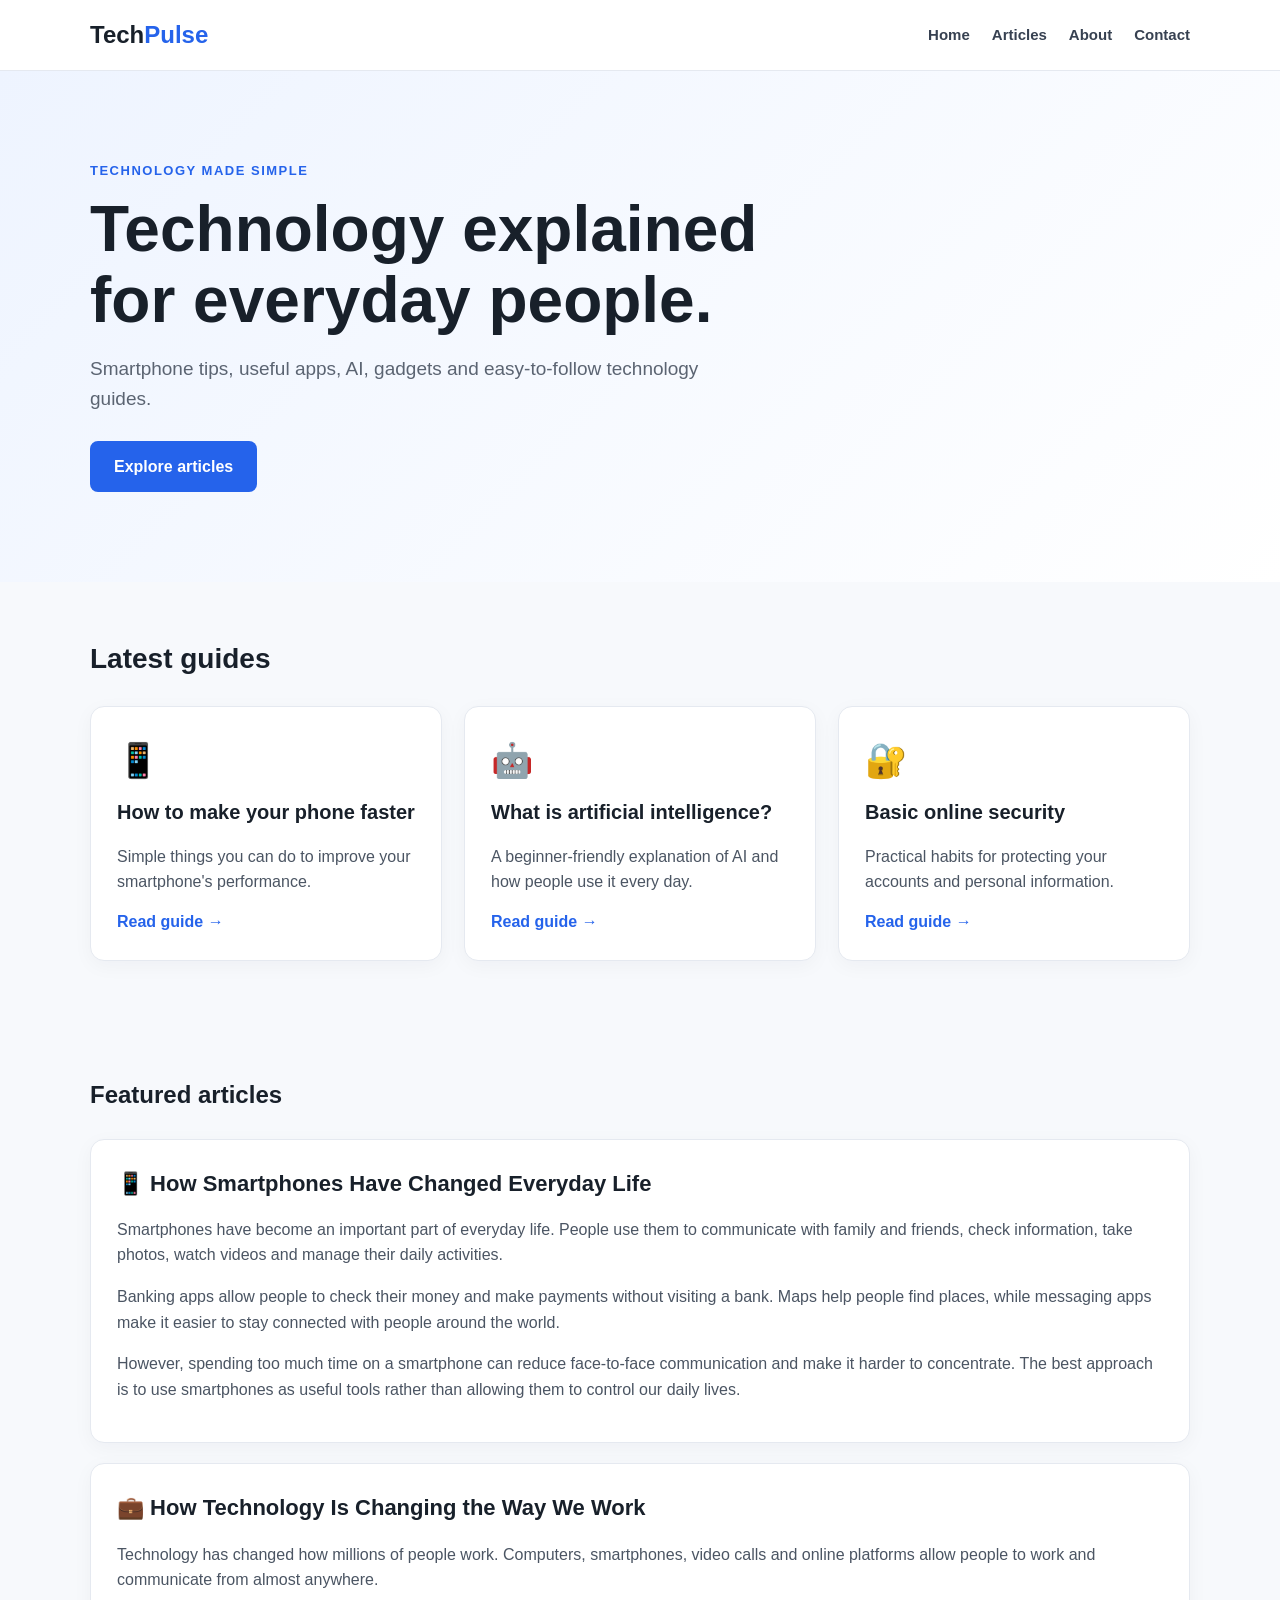
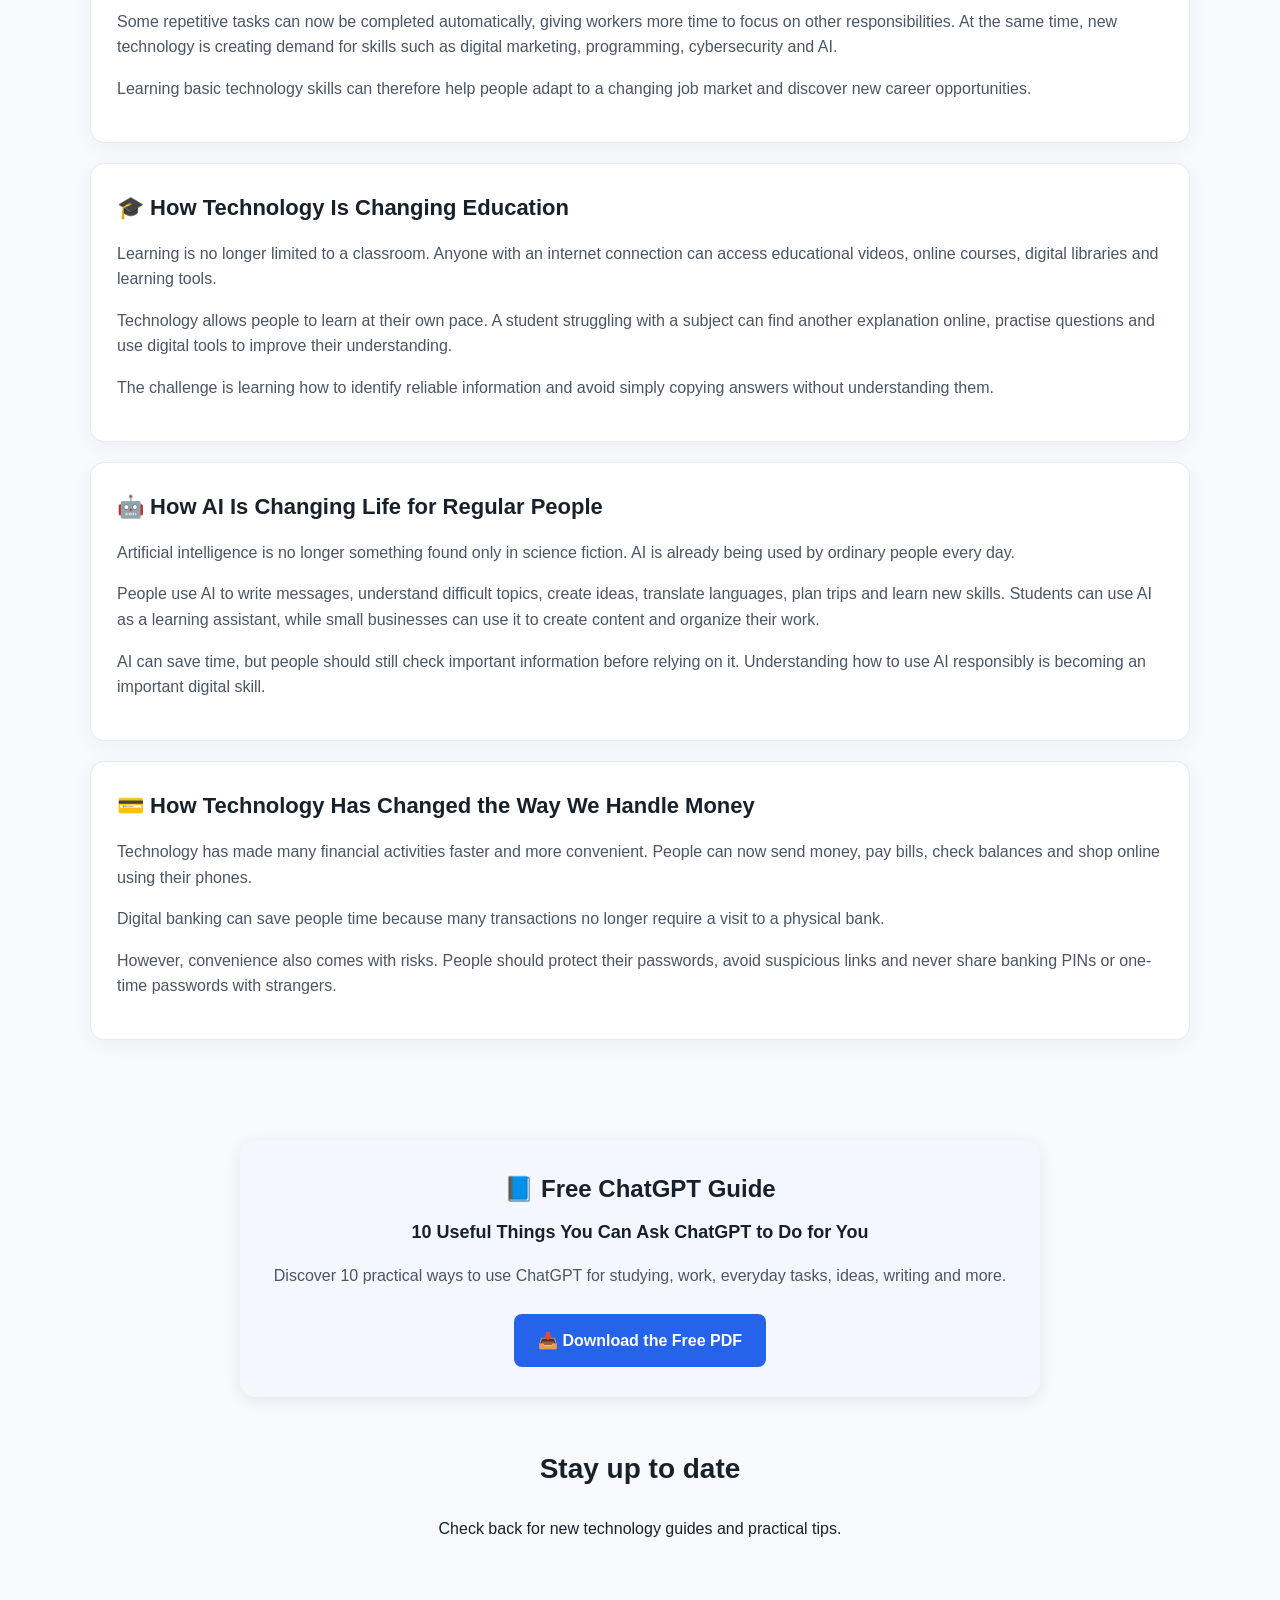
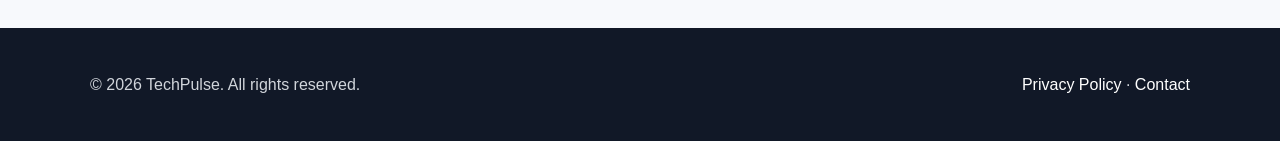
<file: index.html>
<!DOCTYPE html>
<html lang="en">
<head>
<script async src="https://pagead2.googlesyndication.com/pagead/js/adsbygoogle.js?client=ca-pub-9751089100448710" crossorigin="anonymous"></script>
<meta charset="UTF-8">
<meta name="viewport" content="width=device-width, initial-scale=1.0">
<title>TechPulse | Simple Technology News & Guides</title>
<meta name="description" content="TechPulse brings you simple technology news, smartphone tips, app guides, AI updates and practical tech advice.">
<link rel="stylesheet" href="style.css">
<style>
.free-guide {
  max-width: 800px;
  margin: 40px auto;
  padding: 30px;
  text-align: center;
  border-radius: 15px;
  background: #f5f7ff;
  box-shadow: 0 4px 15px rgba(0,0,0,0.08);
}
.free-guide h2 { margin-bottom: 10px; }
.free-guide h3 { margin-bottom: 15px; }
.free-guide p { line-height: 1.6; margin-bottom: 25px; }
.download-button {
  display: inline-block;
  padding: 14px 24px;
  background: #2563eb;
  color: white;
  text-decoration: none;
  border-radius: 8px;
  font-weight: bold;
}
.download-button:hover { opacity: 0.85; }
.articles-list { padding: 40px 0; }
.articles-list .card { margin-bottom: 20px; }
</style>
</head>
<body>
<header>
  <div class="container nav">
    <a class="logo" href="index.html">Tech<span>Pulse</span></a>
    <nav>
      <a href="index.html">Home</a>
      <a href="articles.html">Articles</a>
      <a href="about.html">About</a>
      <a href="contact.html">Contact</a>
    </nav>
  </div>
</header>

<main>
  <!-- 1. Hero first -->
  <section class="hero">
    <div class="container">
      <p class="tag">TECHNOLOGY MADE SIMPLE</p>
      <h1>Technology explained for everyday people.</h1>
      <p class="lead">Smartphone tips, useful apps, AI, gadgets and easy-to-follow technology guides.</p>
      <a class="button" href="articles.html">Explore articles</a>
    </div>
  </section>

  <!-- 2. Latest guides -->
  <section class="container section">
    <h2>Latest guides</h2>
    <div class="grid">
      <article class="card">
        <div class="icon">📱</div>
        <h3>How to make your phone faster</h3>
        <p>Simple things you can do to improve your smartphone's performance.</p>
        <a href="articles.html#phone">Read guide →</a>
      </article>
      <article class="card">
        <div class="icon">🤖</div>
        <h3>What is artificial intelligence?</h3>
        <p>A beginner-friendly explanation of AI and how people use it every day.</p>
        <a href="articles.html#ai">Read guide →</a>
      </article>
      <article class="card">
        <div class="icon">🔐</div>
        <h3>Basic online security</h3>
        <p>Practical habits for protecting your accounts and personal information.</p>
        <a href="articles.html#security">Read guide →</a>
      </article>
    </div>
  </section>

  <!-- 3. Featured articles -->
  <section class="container articles-list">
    <h2>Featured articles</h2>

    <article class="card">
      <h2>📱 How Smartphones Have Changed Everyday Life</h2>
      <p>Smartphones have become an important part of everyday life. People use them to communicate with family and friends, check information, take photos, watch videos and manage their daily activities.</p>
      <p>Banking apps allow people to check their money and make payments without visiting a bank. Maps help people find places, while messaging apps make it easier to stay connected with people around the world.</p>
      <p>However, spending too much time on a smartphone can reduce face-to-face communication and make it harder to concentrate. The best approach is to use smartphones as useful tools rather than allowing them to control our daily lives.</p>
    </article>

    <article class="card">
      <h2>💼 How Technology Is Changing the Way We Work</h2>
      <p>Technology has changed how millions of people work. Computers, smartphones, video calls and online platforms allow people to work and communicate from almost anywhere.</p>
      <p>Some repetitive tasks can now be completed automatically, giving workers more time to focus on other responsibilities. At the same time, new technology is creating demand for skills such as digital marketing, programming, cybersecurity and AI.</p>
      <p>Learning basic technology skills can therefore help people adapt to a changing job market and discover new career opportunities.</p>
    </article>

    <article class="card">
      <h2>🎓 How Technology Is Changing Education</h2>
      <p>Learning is no longer limited to a classroom. Anyone with an internet connection can access educational videos, online courses, digital libraries and learning tools.</p>
      <p>Technology allows people to learn at their own pace. A student struggling with a subject can find another explanation online, practise questions and use digital tools to improve their understanding.</p>
      <p>The challenge is learning how to identify reliable information and avoid simply copying answers without understanding them.</p>
    </article>

    <article class="card">
      <h2>🤖 How AI Is Changing Life for Regular People</h2>
      <p>Artificial intelligence is no longer something found only in science fiction. AI is already being used by ordinary people every day.</p>
      <p>People use AI to write messages, understand difficult topics, create ideas, translate languages, plan trips and learn new skills. Students can use AI as a learning assistant, while small businesses can use it to create content and organize their work.</p>
      <p>AI can save time, but people should still check important information before relying on it. Understanding how to use AI responsibly is becoming an important digital skill.</p>
    </article>

    <article class="card">
      <h2>💳 How Technology Has Changed the Way We Handle Money</h2>
      <p>Technology has made many financial activities faster and more convenient. People can now send money, pay bills, check balances and shop online using their phones.</p>
      <p>Digital banking can save people time because many transactions no longer require a visit to a physical bank.</p>
      <p>However, convenience also comes with risks. People should protect their passwords, avoid suspicious links and never share banking PINs or one-time passwords with strangers.</p>
    </article>
  </section>

  <!-- 4. Free guide -->
  <section class="free-guide">
    <h2>📘 Free ChatGPT Guide</h2>
    <h3>10 Useful Things You Can Ask ChatGPT to Do for You</h3>
    <p>Discover 10 practical ways to use ChatGPT for studying, work, everyday tasks, ideas, writing and more.</p>
    <a href="10_Useful_Things_You_Can_Ask_ChatGPT_to_Do_for_You-4.pdf" download class="download-button">
      📥 Download the Free PDF
    </a>
  </section>

  <!-- 5. Newsletter -->
  <section class="container section newsletter">
    <h2>Stay up to date</h2>
    <p>Check back for new technology guides and practical tips.</p>
  </section>
</main>

<footer>
  <div class="container">
    <p>© 2026 TechPulse. All rights reserved.</p>
    <p><a href="privacy.html">Privacy Policy</a> · <a href="contact.html">Contact</a></p>
  </div>
</footer>
</body>
</html>
</file>
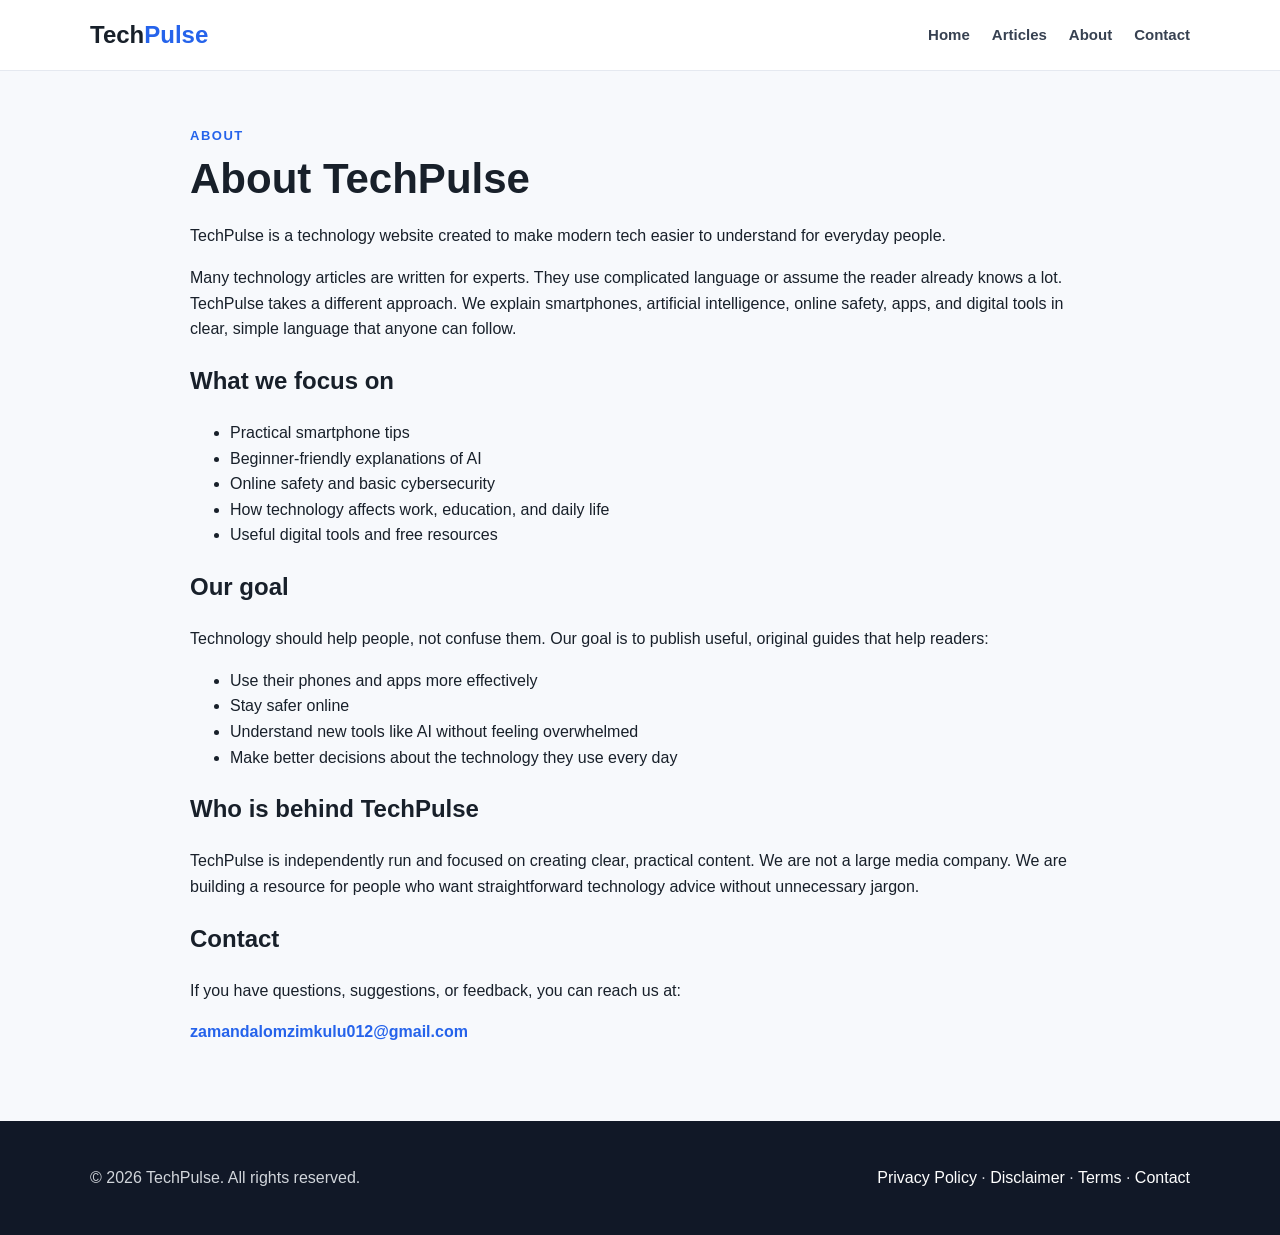
<file: about.html>
<!DOCTYPE html>
<html lang="en">
<head>
  <meta charset="UTF-8">
  <meta name="viewport" content="width=device-width, initial-scale=1.0">
  <title>About | TechPulse</title>
  <meta name="description" content="Learn about TechPulse – simple technology guides for everyday people.">
  <link rel="stylesheet" href="style.css">
</head>
<body>
<header>
  <div class="container nav">
    <a class="logo" href="index.html">Tech<span>Pulse</span></a>
    <button class="menu-toggle" aria-label="Toggle menu" aria-expanded="false">
      <span></span><span></span><span></span>
    </button>
    <nav id="main-nav">
      <a href="index.html">Home</a>
      <a href="articles.html">Articles</a>
      <a href="about.html">About</a>
      <a href="contact.html">Contact</a>
    </nav>
  </div>
</header>

<main class="container page">
  <p class="tag">ABOUT</p>
  <h1>About TechPulse</h1>

  <p>TechPulse is a technology website created to make modern tech easier to understand for everyday people.</p>

  <p>Many technology articles are written for experts. They use complicated language or assume the reader already knows a lot. TechPulse takes a different approach. We explain smartphones, artificial intelligence, online safety, apps, and digital tools in clear, simple language that anyone can follow.</p>

  <h2>What we focus on</h2>
  <ul>
    <li>Practical smartphone tips</li>
    <li>Beginner-friendly explanations of AI</li>
    <li>Online safety and basic cybersecurity</li>
    <li>How technology affects work, education, and daily life</li>
    <li>Useful digital tools and free resources</li>
  </ul>

  <h2>Our goal</h2>
  <p>Technology should help people, not confuse them. Our goal is to publish useful, original guides that help readers:</p>
  <ul>
    <li>Use their phones and apps more effectively</li>
    <li>Stay safer online</li>
    <li>Understand new tools like AI without feeling overwhelmed</li>
    <li>Make better decisions about the technology they use every day</li>
  </ul>

  <h2>Who is behind TechPulse</h2>
  <p>TechPulse is independently run and focused on creating clear, practical content. We are not a large media company. We are building a resource for people who want straightforward technology advice without unnecessary jargon.</p>

  <h2>Contact</h2>
  <p>If you have questions, suggestions, or feedback, you can reach us at:</p>
  <p><a class="email" href="mailto:zamandalomzimkulu012@gmail.com">zamandalomzimkulu012@gmail.com</a></p>
</main>

<footer>
  <div class="container">
    <p>© 2026 TechPulse. All rights reserved.</p>
    <p>
      <a href="privacy.html">Privacy Policy</a> · 
      <a href="disclaimer.html">Disclaimer</a> · 
      <a href="terms.html">Terms</a> · 
      <a href="contact.html">Contact</a>
    </p>
  </div>
</footer>

<script>
  const toggle = document.querySelector('.menu-toggle');
  const nav = document.getElementById('main-nav');
  if (toggle && nav) {
    toggle.addEventListener('click', () => {
      const isOpen = nav.classList.toggle('open');
      toggle.classList.toggle('active');
      toggle.setAttribute('aria-expanded', isOpen);
    });
    nav.querySelectorAll('a').forEach(link => {
      link.addEventListener('click', () => {
        nav.classList.remove('open');
        toggle.classList.remove('active');
        toggle.setAttribute('aria-expanded', 'false');
      });
    });
  }
</script>
</body>
</html>
</file>
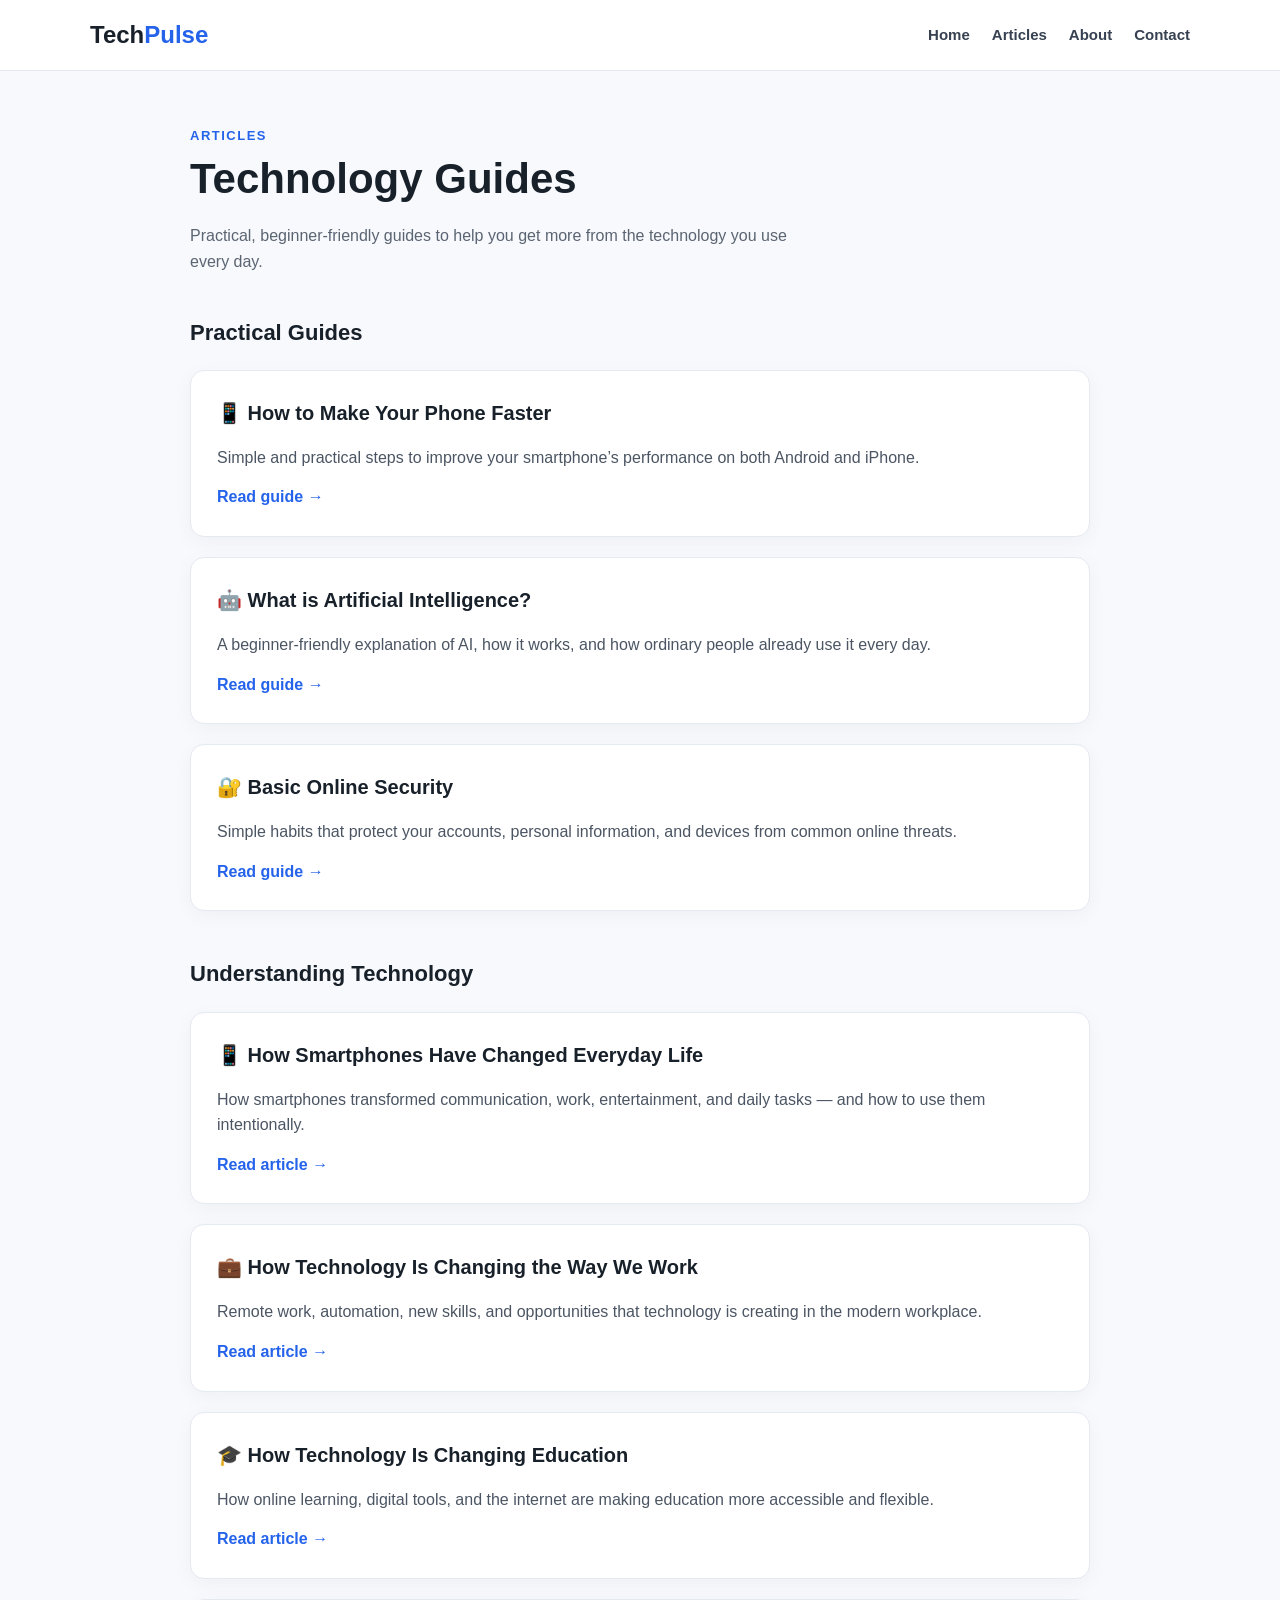
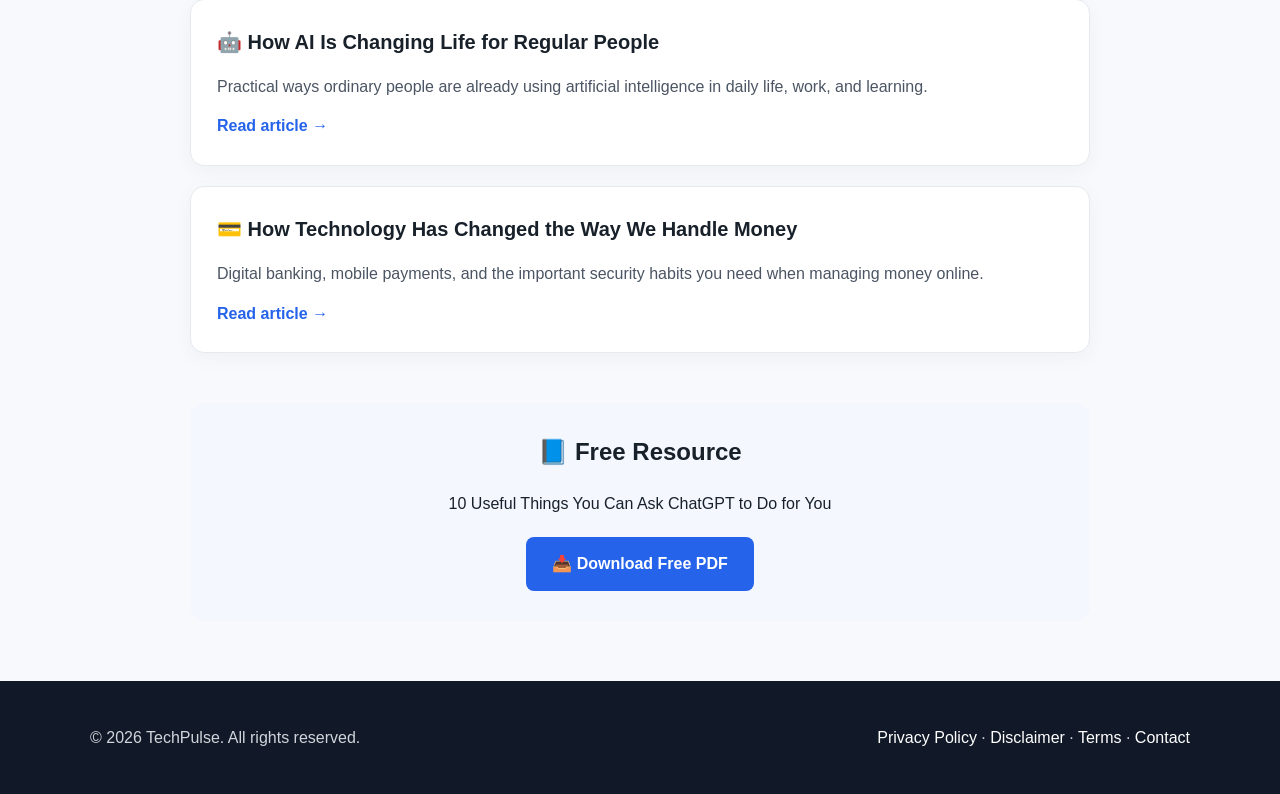
<file: articles.html>
<!DOCTYPE html>
<html lang="en">
<head>
  <meta charset="UTF-8">
  <meta name="viewport" content="width=device-width, initial-scale=1.0">
  <title>Articles & Guides | TechPulse</title>
  <meta name="description" content="Practical technology guides for everyday people. Learn about smartphones, AI, online security, and how technology affects daily life.">
  <link rel="stylesheet" href="style.css">
</head>
<body>

<header>
  <div class="container nav">
    <a class="logo" href="index.html">Tech<span>Pulse</span></a>
    <button class="menu-toggle" aria-label="Toggle menu" aria-expanded="false">
      <span></span>
      <span></span>
      <span></span>
    </button>
    <nav id="main-nav">
      <a href="index.html">Home</a>
      <a href="articles.html">Articles</a>
      <a href="about.html">About</a>
      <a href="contact.html">Contact</a>
    </nav>
  </div>
</header>

<main class="container page">
  <p class="tag">ARTICLES</p>
  <h1>Technology Guides</h1>
  <p style="color:#5b6472; margin-bottom: 40px; max-width: 640px;">
    Practical, beginner-friendly guides to help you get more from the technology you use every day.
  </p>

  <!-- Practical Guides -->
  <h2 style="font-size: 22px; margin-bottom: 20px;">Practical Guides</h2>

  <article class="card" style="margin-bottom: 20px;">
    <h3 style="margin-top: 0;">📱 How to Make Your Phone Faster</h3>
    <p>Simple and practical steps to improve your smartphone’s performance on both Android and iPhone.</p>
    <a href="how-to-make-your-phone-faster.html">Read guide →</a>
  </article>

  <article class="card" style="margin-bottom: 20px;">
    <h3 style="margin-top: 0;">🤖 What is Artificial Intelligence?</h3>
    <p>A beginner-friendly explanation of AI, how it works, and how ordinary people already use it every day.</p>
    <a href="what-is-artificial-intelligence.html">Read guide →</a>
  </article>

  <article class="card" style="margin-bottom: 20px;">
    <h3 style="margin-top: 0;">🔐 Basic Online Security</h3>
    <p>Simple habits that protect your accounts, personal information, and devices from common online threats.</p>
    <a href="basic-online-security.html">Read guide →</a>
  </article>

  <!-- Understanding Technology -->
  <h2 style="font-size: 22px; margin: 45px 0 20px;">Understanding Technology</h2>

  <article class="card" style="margin-bottom: 20px;">
    <h3 style="margin-top: 0;">📱 How Smartphones Have Changed Everyday Life</h3>
    <p>How smartphones transformed communication, work, entertainment, and daily tasks — and how to use them intentionally.</p>
    <a href="how-smartphones-changed-everyday-life.html">Read article →</a>
  </article>

  <article class="card" style="margin-bottom: 20px;">
    <h3 style="margin-top: 0;">💼 How Technology Is Changing the Way We Work</h3>
    <p>Remote work, automation, new skills, and opportunities that technology is creating in the modern workplace.</p>
    <a href="how-technology-is-changing-work.html">Read article →</a>
  </article>

  <article class="card" style="margin-bottom: 20px;">
    <h3 style="margin-top: 0;">🎓 How Technology Is Changing Education</h3>
    <p>How online learning, digital tools, and the internet are making education more accessible and flexible.</p>
    <a href="how-technology-is-changing-education.html">Read article →</a>
  </article>

  <article class="card" style="margin-bottom: 20px;">
    <h3 style="margin-top: 0;">🤖 How AI Is Changing Life for Regular People</h3>
    <p>Practical ways ordinary people are already using artificial intelligence in daily life, work, and learning.</p>
    <a href="how-ai-is-changing-life.html">Read article →</a>
  </article>

  <article class="card" style="margin-bottom: 20px;">
    <h3 style="margin-top: 0;">💳 How Technology Has Changed the Way We Handle Money</h3>
    <p>Digital banking, mobile payments, and the important security habits you need when managing money online.</p>
    <a href="how-technology-changed-money.html">Read article →</a>
  </article>

  <!-- Free Resources -->
  <section style="margin-top: 50px; padding: 30px; background: #f5f7ff; border-radius: 14px; text-align: center;">
    <h2 style="margin-top: 0;">📘 Free Resource</h2>
    <p style="margin-bottom: 20px;">10 Useful Things You Can Ask ChatGPT to Do for You</p>
    <a href="10_Useful_Things_You_Can_Ask_ChatGPT_to_Do_for_You-4.pdf" class="download-button" download>
      📥 Download Free PDF
    </a>
  </section>

</main>

<footer>
  <div class="container">
    <p>© 2026 TechPulse. All rights reserved.</p>
    <p>
      <a href="privacy.html">Privacy Policy</a> · 
      <a href="disclaimer.html">Disclaimer</a> · 
      <a href="terms.html">Terms</a> · 
      <a href="contact.html">Contact</a>
    </p>
  </div>
</footer>

<script>
  const toggle = document.querySelector('.menu-toggle');
  const nav = document.getElementById('main-nav');
  if (toggle && nav) {
    toggle.addEventListener('click', () => {
      const isOpen = nav.classList.toggle('open');
      toggle.classList.toggle('active');
      toggle.setAttribute('aria-expanded', isOpen);
    });
    nav.querySelectorAll('a').forEach(link => {
      link.addEventListener('click', () => {
        nav.classList.remove('open');
        toggle.classList.remove('active');
        toggle.setAttribute('aria-expanded', 'false');
      });
    });
  }
</script>

</body>
</html>
</file>
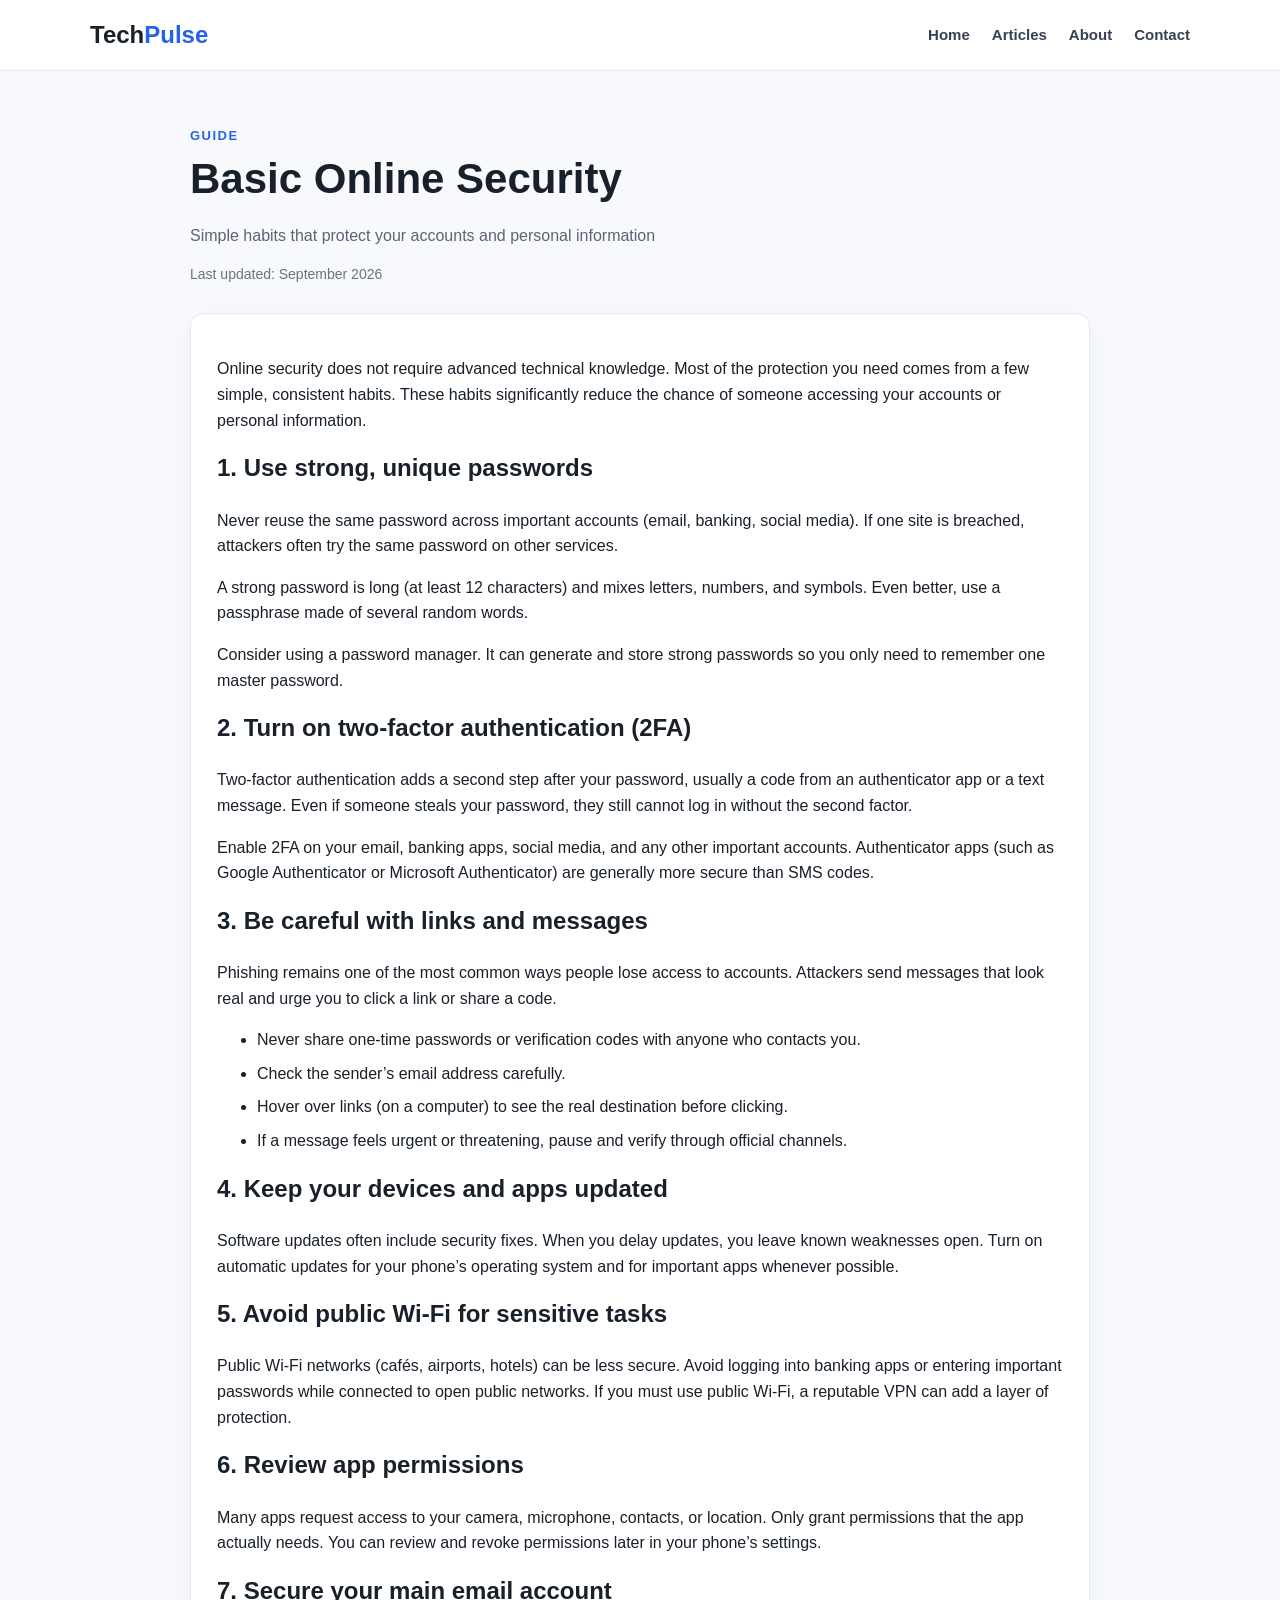
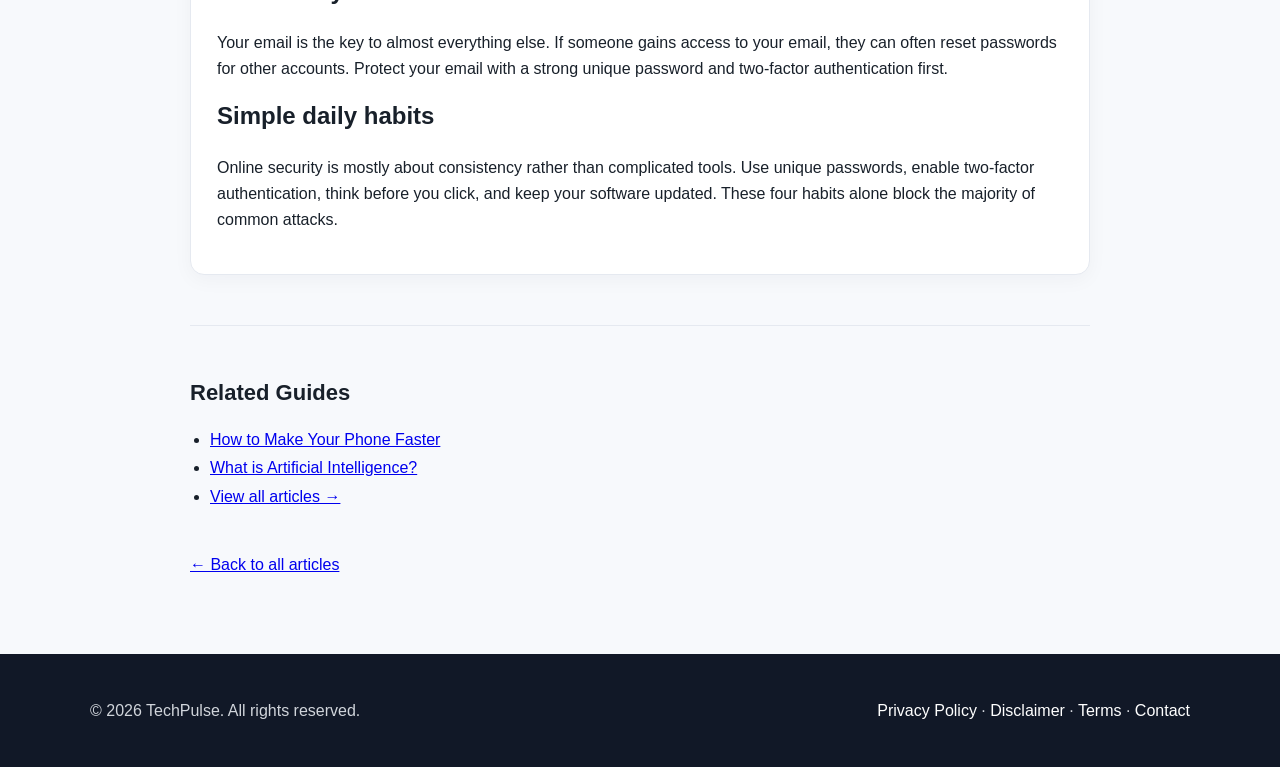
<file: basic-online-security.html>
<!DOCTYPE html>
<html lang="en">
<head>
  <meta charset="UTF-8">
  <meta name="viewport" content="width=device-width, initial-scale=1.0">
  <title>Basic Online Security | TechPulse</title>
  <meta name="description" content="Simple and practical habits to protect your accounts, personal information, and devices from common online threats.">
  <link rel="stylesheet" href="style.css">
</head>
<body>

<header>
  <div class="container nav">
    <a class="logo" href="index.html">Tech<span>Pulse</span></a>
    <button class="menu-toggle" aria-label="Toggle menu" aria-expanded="false">
      <span></span>
      <span></span>
      <span></span>
    </button>
    <nav id="main-nav">
      <a href="index.html">Home</a>
      <a href="articles.html">Articles</a>
      <a href="about.html">About</a>
      <a href="contact.html">Contact</a>
    </nav>
  </div>
</header>

<main class="container page">
  <p class="tag">GUIDE</p>
  <h1>Basic Online Security</h1>
  <p style="color:#5b6472; margin-bottom: 8px;">Simple habits that protect your accounts and personal information</p>
  <p style="font-size: 14px; color:#6b7280; margin-bottom: 28px;">Last updated: September 2026</p>

  <article class="post">
    
    <p>Online security does not require advanced technical knowledge. Most of the protection you need comes from a few simple, consistent habits. These habits significantly reduce the chance of someone accessing your accounts or personal information.</p>

    <h2>1. Use strong, unique passwords</h2>
    <p>Never reuse the same password across important accounts (email, banking, social media). If one site is breached, attackers often try the same password on other services.</p>
    <p>A strong password is long (at least 12 characters) and mixes letters, numbers, and symbols. Even better, use a passphrase made of several random words.</p>
    <p>Consider using a password manager. It can generate and store strong passwords so you only need to remember one master password.</p>

    <h2>2. Turn on two-factor authentication (2FA)</h2>
    <p>Two-factor authentication adds a second step after your password, usually a code from an authenticator app or a text message. Even if someone steals your password, they still cannot log in without the second factor.</p>
    <p>Enable 2FA on your email, banking apps, social media, and any other important accounts. Authenticator apps (such as Google Authenticator or Microsoft Authenticator) are generally more secure than SMS codes.</p>

    <h2>3. Be careful with links and messages</h2>
    <p>Phishing remains one of the most common ways people lose access to accounts. Attackers send messages that look real and urge you to click a link or share a code.</p>
    <ul>
      <li>Never share one-time passwords or verification codes with anyone who contacts you.</li>
      <li>Check the sender’s email address carefully.</li>
      <li>Hover over links (on a computer) to see the real destination before clicking.</li>
      <li>If a message feels urgent or threatening, pause and verify through official channels.</li>
    </ul>

    <h2>4. Keep your devices and apps updated</h2>
    <p>Software updates often include security fixes. When you delay updates, you leave known weaknesses open. Turn on automatic updates for your phone’s operating system and for important apps whenever possible.</p>

    <h2>5. Avoid public Wi-Fi for sensitive tasks</h2>
    <p>Public Wi-Fi networks (cafés, airports, hotels) can be less secure. Avoid logging into banking apps or entering important passwords while connected to open public networks. If you must use public Wi-Fi, a reputable VPN can add a layer of protection.</p>

    <h2>6. Review app permissions</h2>
    <p>Many apps request access to your camera, microphone, contacts, or location. Only grant permissions that the app actually needs. You can review and revoke permissions later in your phone’s settings.</p>

    <h2>7. Secure your main email account</h2>
    <p>Your email is the key to almost everything else. If someone gains access to your email, they can often reset passwords for other accounts. Protect your email with a strong unique password and two-factor authentication first.</p>

    <h2>Simple daily habits</h2>
    <p>Online security is mostly about consistency rather than complicated tools. Use unique passwords, enable two-factor authentication, think before you click, and keep your software updated. These four habits alone block the majority of common attacks.</p>

  </article>

  <section style="margin-top: 50px; padding-top: 30px; border-top: 1px solid #e5e9f0;">
    <h2 style="font-size: 22px; margin-bottom: 16px;">Related Guides</h2>
    <ul style="padding-left: 20px; line-height: 1.8;">
      <li><a href="how-to-make-your-phone-faster.html">How to Make Your Phone Faster</a></li>
      <li><a href="what-is-artificial-intelligence.html">What is Artificial Intelligence?</a></li>
      <li><a href="articles.html">View all articles →</a></li>
    </ul>
  </section>

  <p style="margin-top: 40px;">
    <a href="articles.html">← Back to all articles</a>
  </p>
</main>

<footer>
  <div class="container">
    <p>© 2026 TechPulse. All rights reserved.</p>
    <p>
      <a href="privacy.html">Privacy Policy</a> · 
      <a href="disclaimer.html">Disclaimer</a> · 
      <a href="terms.html">Terms</a> · 
      <a href="contact.html">Contact</a>
    </p>
  </div>
</footer>

<script>
  const toggle = document.querySelector('.menu-toggle');
  const nav = document.getElementById('main-nav');
  if (toggle && nav) {
    toggle.addEventListener('click', () => {
      const isOpen = nav.classList.toggle('open');
      toggle.classList.toggle('active');
      toggle.setAttribute('aria-expanded', isOpen);
    });
    nav.querySelectorAll('a').forEach(link => {
      link.addEventListener('click', () => {
        nav.classList.remove('open');
        toggle.classList.remove('active');
        toggle.setAttribute('aria-expanded', 'false');
      });
    });
  }
</script>

</body>
</html>
</file>
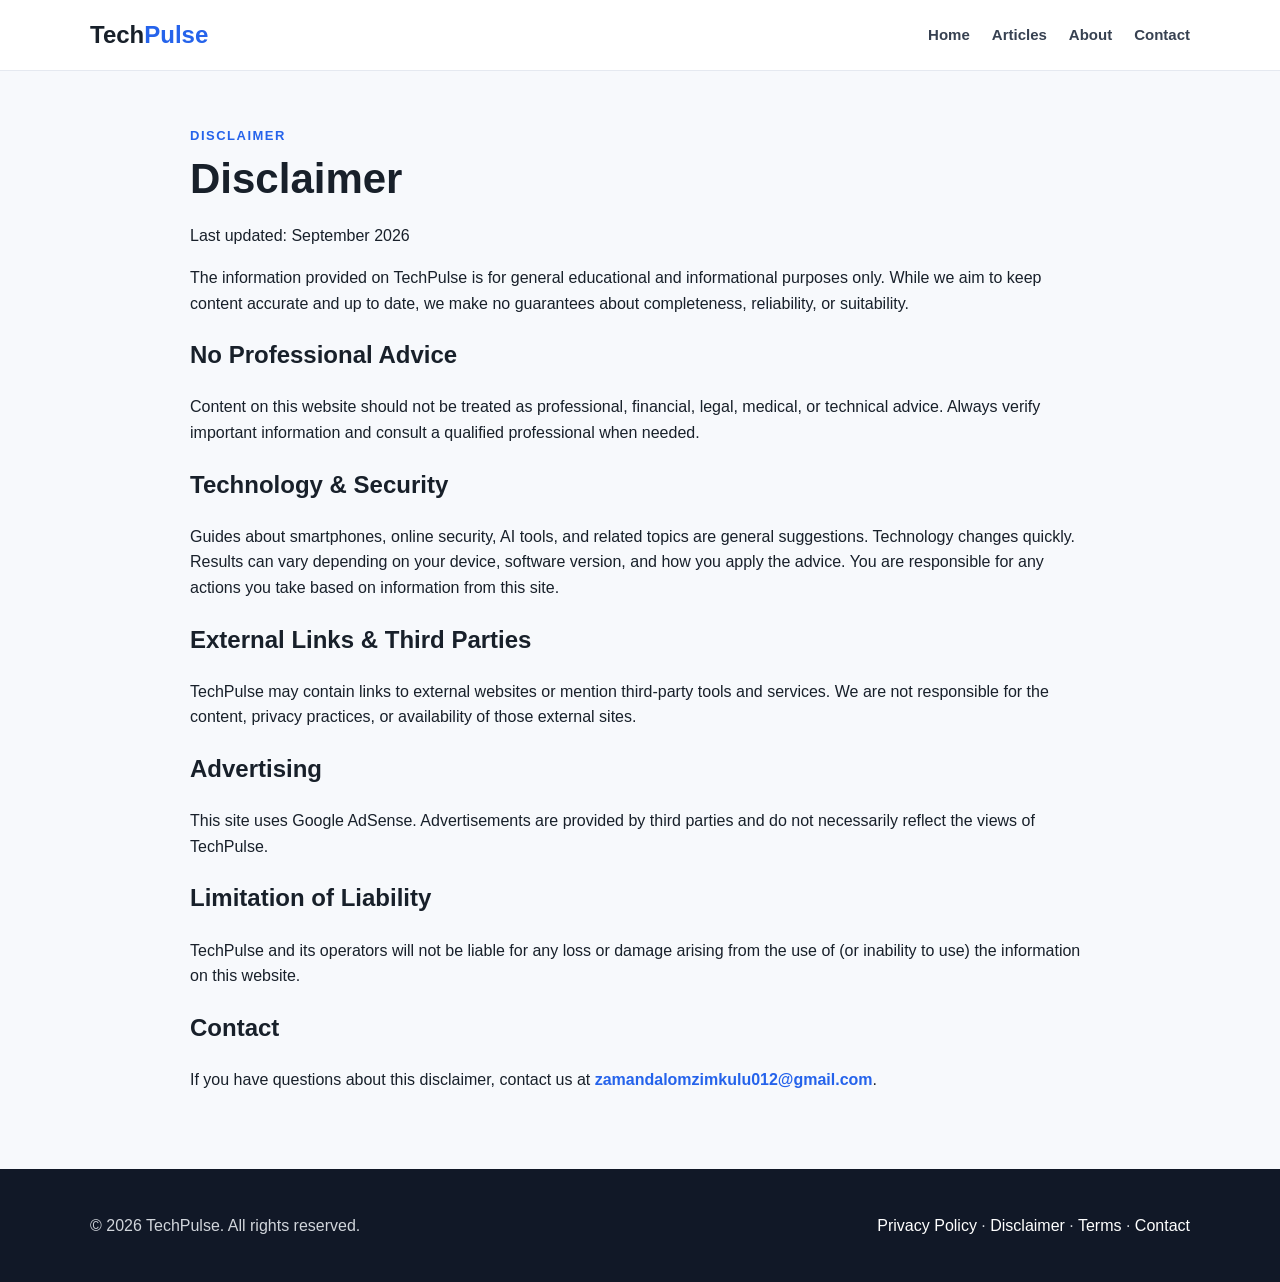
<file: disclaimer.html>
<!DOCTYPE html>
<html lang="en">
<head>
  <meta charset="UTF-8">
  <meta name="viewport" content="width=device-width, initial-scale=1.0">
  <title>Disclaimer | TechPulse</title>
  <meta name="description" content="Disclaimer for TechPulse technology guides and information.">
  <link rel="stylesheet" href="style.css">
</head>
<body>
<header>
  <div class="container nav">
    <a class="logo" href="index.html">Tech<span>Pulse</span></a>
    <button class="menu-toggle" aria-label="Toggle menu" aria-expanded="false">
      <span></span><span></span><span></span>
    </button>
    <nav id="main-nav">
      <a href="index.html">Home</a>
      <a href="articles.html">Articles</a>
      <a href="about.html">About</a>
      <a href="contact.html">Contact</a>
    </nav>
  </div>
</header>

<main class="container page">
  <p class="tag">DISCLAIMER</p>
  <h1>Disclaimer</h1>
  <p>Last updated: September 2026</p>

  <p>The information provided on TechPulse is for general educational and informational purposes only. While we aim to keep content accurate and up to date, we make no guarantees about completeness, reliability, or suitability.</p>

  <h2>No Professional Advice</h2>
  <p>Content on this website should not be treated as professional, financial, legal, medical, or technical advice. Always verify important information and consult a qualified professional when needed.</p>

  <h2>Technology & Security</h2>
  <p>Guides about smartphones, online security, AI tools, and related topics are general suggestions. Technology changes quickly. Results can vary depending on your device, software version, and how you apply the advice. You are responsible for any actions you take based on information from this site.</p>

  <h2>External Links & Third Parties</h2>
  <p>TechPulse may contain links to external websites or mention third-party tools and services. We are not responsible for the content, privacy practices, or availability of those external sites.</p>

  <h2>Advertising</h2>
  <p>This site uses Google AdSense. Advertisements are provided by third parties and do not necessarily reflect the views of TechPulse.</p>

  <h2>Limitation of Liability</h2>
  <p>TechPulse and its operators will not be liable for any loss or damage arising from the use of (or inability to use) the information on this website.</p>

  <h2>Contact</h2>
  <p>If you have questions about this disclaimer, contact us at <a class="email" href="mailto:zamandalomzimkulu012@gmail.com">zamandalomzimkulu012@gmail.com</a>.</p>
</main>

<footer>
  <div class="container">
    <p>© 2026 TechPulse. All rights reserved.</p>
    <p>
      <a href="privacy.html">Privacy Policy</a> · 
      <a href="disclaimer.html">Disclaimer</a> · 
      <a href="terms.html">Terms</a> · 
      <a href="contact.html">Contact</a>
    </p>
  </div>
</footer>

<script>
  const toggle = document.querySelector('.menu-toggle');
  const nav = document.getElementById('main-nav');
  if (toggle && nav) {
    toggle.addEventListener('click', () => {
      const isOpen = nav.classList.toggle('open');
      toggle.classList.toggle('active');
      toggle.setAttribute('aria-expanded', isOpen);
    });
    nav.querySelectorAll('a').forEach(link => {
      link.addEventListener('click', () => {
        nav.classList.remove('open');
        toggle.classList.remove('active');
        toggle.setAttribute('aria-expanded', 'false');
      });
    });
  }
</script>
</body>
</html>
</file>
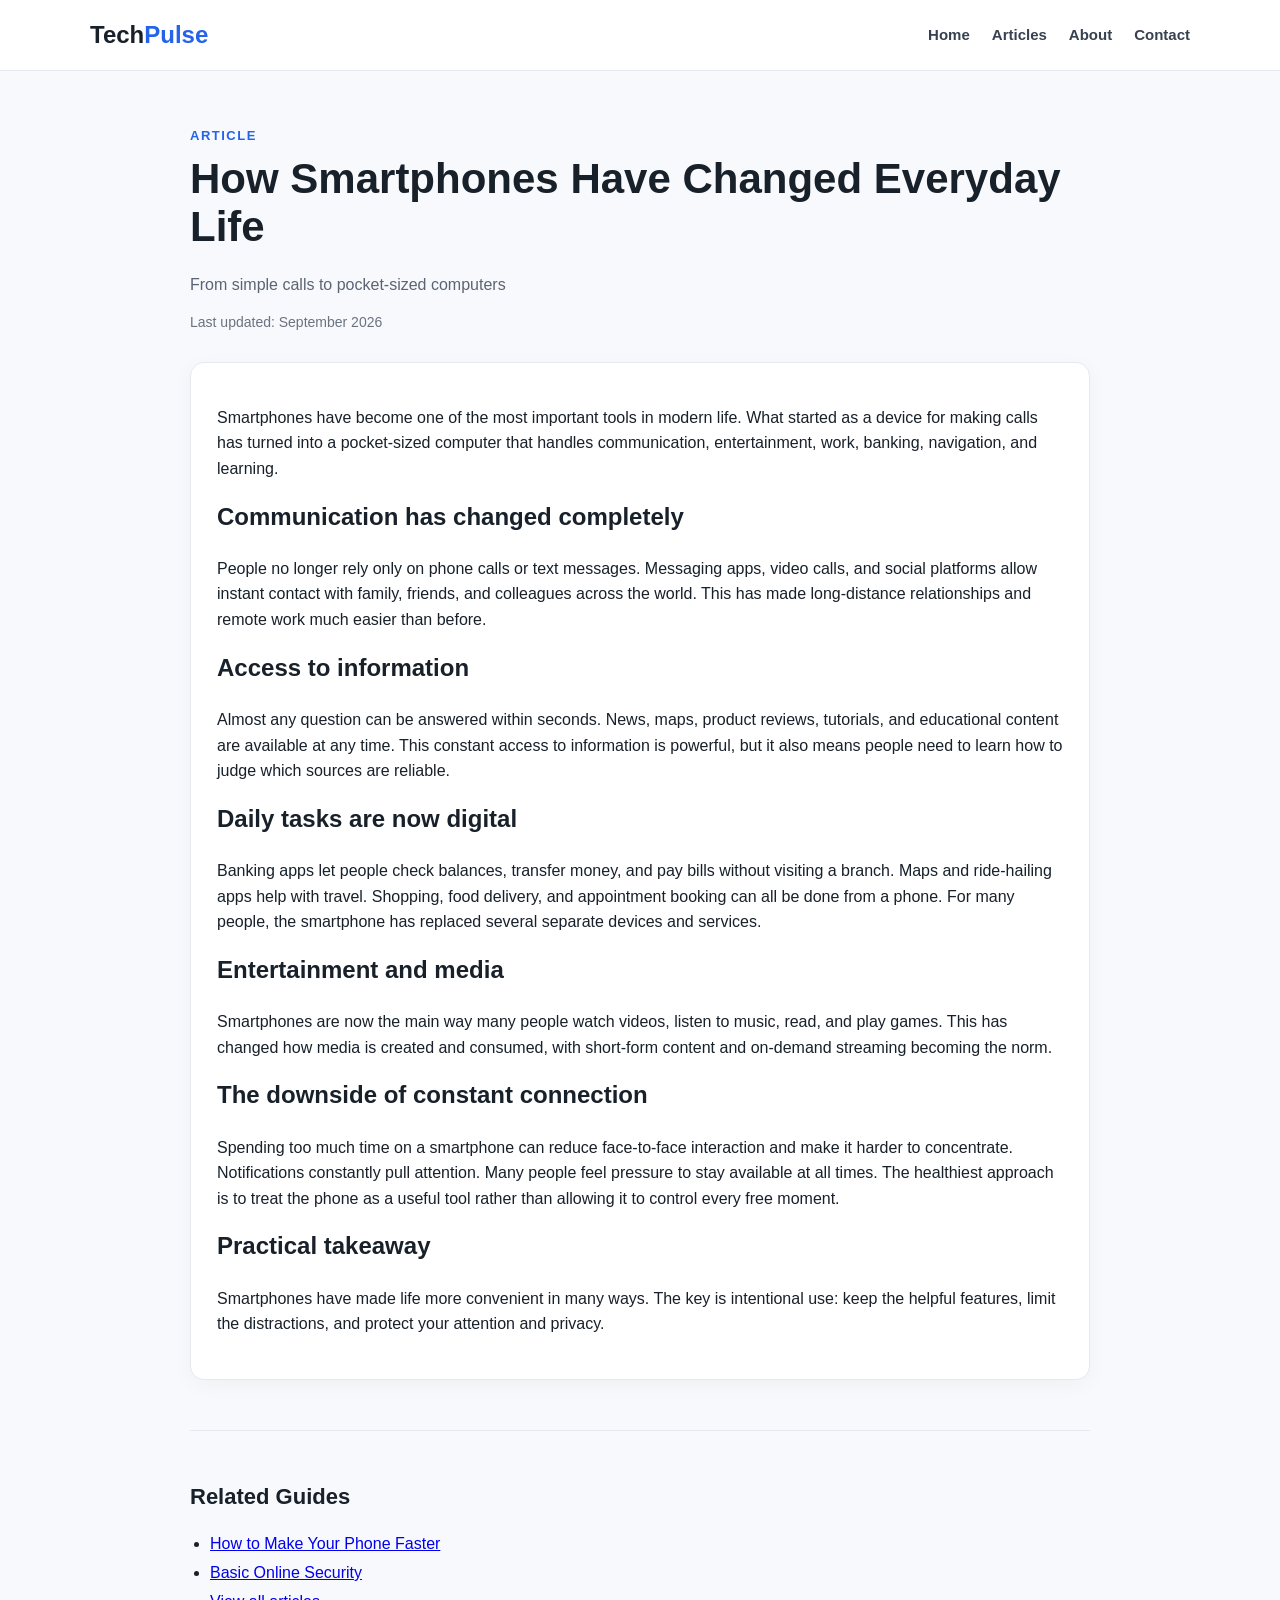
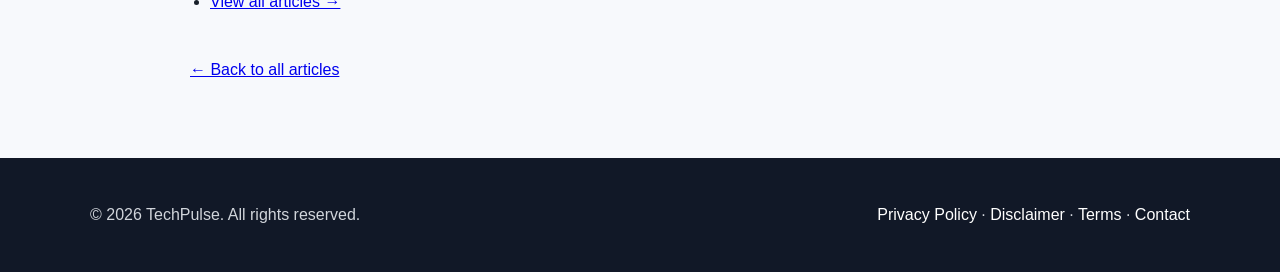
<file: how-smartphones-changed-everyday-life.html>
<!DOCTYPE html>
<html lang="en">
<head>
  <meta charset="UTF-8">
  <meta name="viewport" content="width=device-width, initial-scale=1.0">
  <title>How Smartphones Have Changed Everyday Life | TechPulse</title>
  <meta name="description" content="How smartphones transformed communication, work, entertainment, and daily tasks — and how to use them intentionally.">
  <link rel="stylesheet" href="style.css">
</head>
<body>

<header>
  <div class="container nav">
    <a class="logo" href="index.html">Tech<span>Pulse</span></a>
    <button class="menu-toggle" aria-label="Toggle menu" aria-expanded="false">
      <span></span>
      <span></span>
      <span></span>
    </button>
    <nav id="main-nav">
      <a href="index.html">Home</a>
      <a href="articles.html">Articles</a>
      <a href="about.html">About</a>
      <a href="contact.html">Contact</a>
    </nav>
  </div>
</header>

<main class="container page">
  <p class="tag">ARTICLE</p>
  <h1>How Smartphones Have Changed Everyday Life</h1>
  <p style="color:#5b6472; margin-bottom: 8px;">From simple calls to pocket-sized computers</p>
  <p style="font-size: 14px; color:#6b7280; margin-bottom: 28px;">Last updated: September 2026</p>

  <article class="post">
    
    <p>Smartphones have become one of the most important tools in modern life. What started as a device for making calls has turned into a pocket-sized computer that handles communication, entertainment, work, banking, navigation, and learning.</p>

    <h2>Communication has changed completely</h2>
    <p>People no longer rely only on phone calls or text messages. Messaging apps, video calls, and social platforms allow instant contact with family, friends, and colleagues across the world. This has made long-distance relationships and remote work much easier than before.</p>

    <h2>Access to information</h2>
    <p>Almost any question can be answered within seconds. News, maps, product reviews, tutorials, and educational content are available at any time. This constant access to information is powerful, but it also means people need to learn how to judge which sources are reliable.</p>

    <h2>Daily tasks are now digital</h2>
    <p>Banking apps let people check balances, transfer money, and pay bills without visiting a branch. Maps and ride-hailing apps help with travel. Shopping, food delivery, and appointment booking can all be done from a phone. For many people, the smartphone has replaced several separate devices and services.</p>

    <h2>Entertainment and media</h2>
    <p>Smartphones are now the main way many people watch videos, listen to music, read, and play games. This has changed how media is created and consumed, with short-form content and on-demand streaming becoming the norm.</p>

    <h2>The downside of constant connection</h2>
    <p>Spending too much time on a smartphone can reduce face-to-face interaction and make it harder to concentrate. Notifications constantly pull attention. Many people feel pressure to stay available at all times. The healthiest approach is to treat the phone as a useful tool rather than allowing it to control every free moment.</p>

    <h2>Practical takeaway</h2>
    <p>Smartphones have made life more convenient in many ways. The key is intentional use: keep the helpful features, limit the distractions, and protect your attention and privacy.</p>

  </article>

  <section style="margin-top: 50px; padding-top: 30px; border-top: 1px solid #e5e9f0;">
    <h2 style="font-size: 22px; margin-bottom: 16px;">Related Guides</h2>
    <ul style="padding-left: 20px; line-height: 1.8;">
      <li><a href="how-to-make-your-phone-faster.html">How to Make Your Phone Faster</a></li>
      <li><a href="basic-online-security.html">Basic Online Security</a></li>
      <li><a href="articles.html">View all articles →</a></li>
    </ul>
  </section>

  <p style="margin-top: 40px;">
    <a href="articles.html">← Back to all articles</a>
  </p>
</main>

<footer>
  <div class="container">
    <p>© 2026 TechPulse. All rights reserved.</p>
    <p>
      <a href="privacy.html">Privacy Policy</a> · 
      <a href="disclaimer.html">Disclaimer</a> · 
      <a href="terms.html">Terms</a> · 
      <a href="contact.html">Contact</a>
    </p>
  </div>
</footer>

<script>
  const toggle = document.querySelector('.menu-toggle');
  const nav = document.getElementById('main-nav');
  if (toggle && nav) {
    toggle.addEventListener('click', () => {
      const isOpen = nav.classList.toggle('open');
      toggle.classList.toggle('active');
      toggle.setAttribute('aria-expanded', isOpen);
    });
    nav.querySelectorAll('a').forEach(link => {
      link.addEventListener('click', () => {
        nav.classList.remove('open');
        toggle.classList.remove('active');
        toggle.setAttribute('aria-expanded', 'false');
      });
    });
  }
</script>

</body>
</html>
</file>
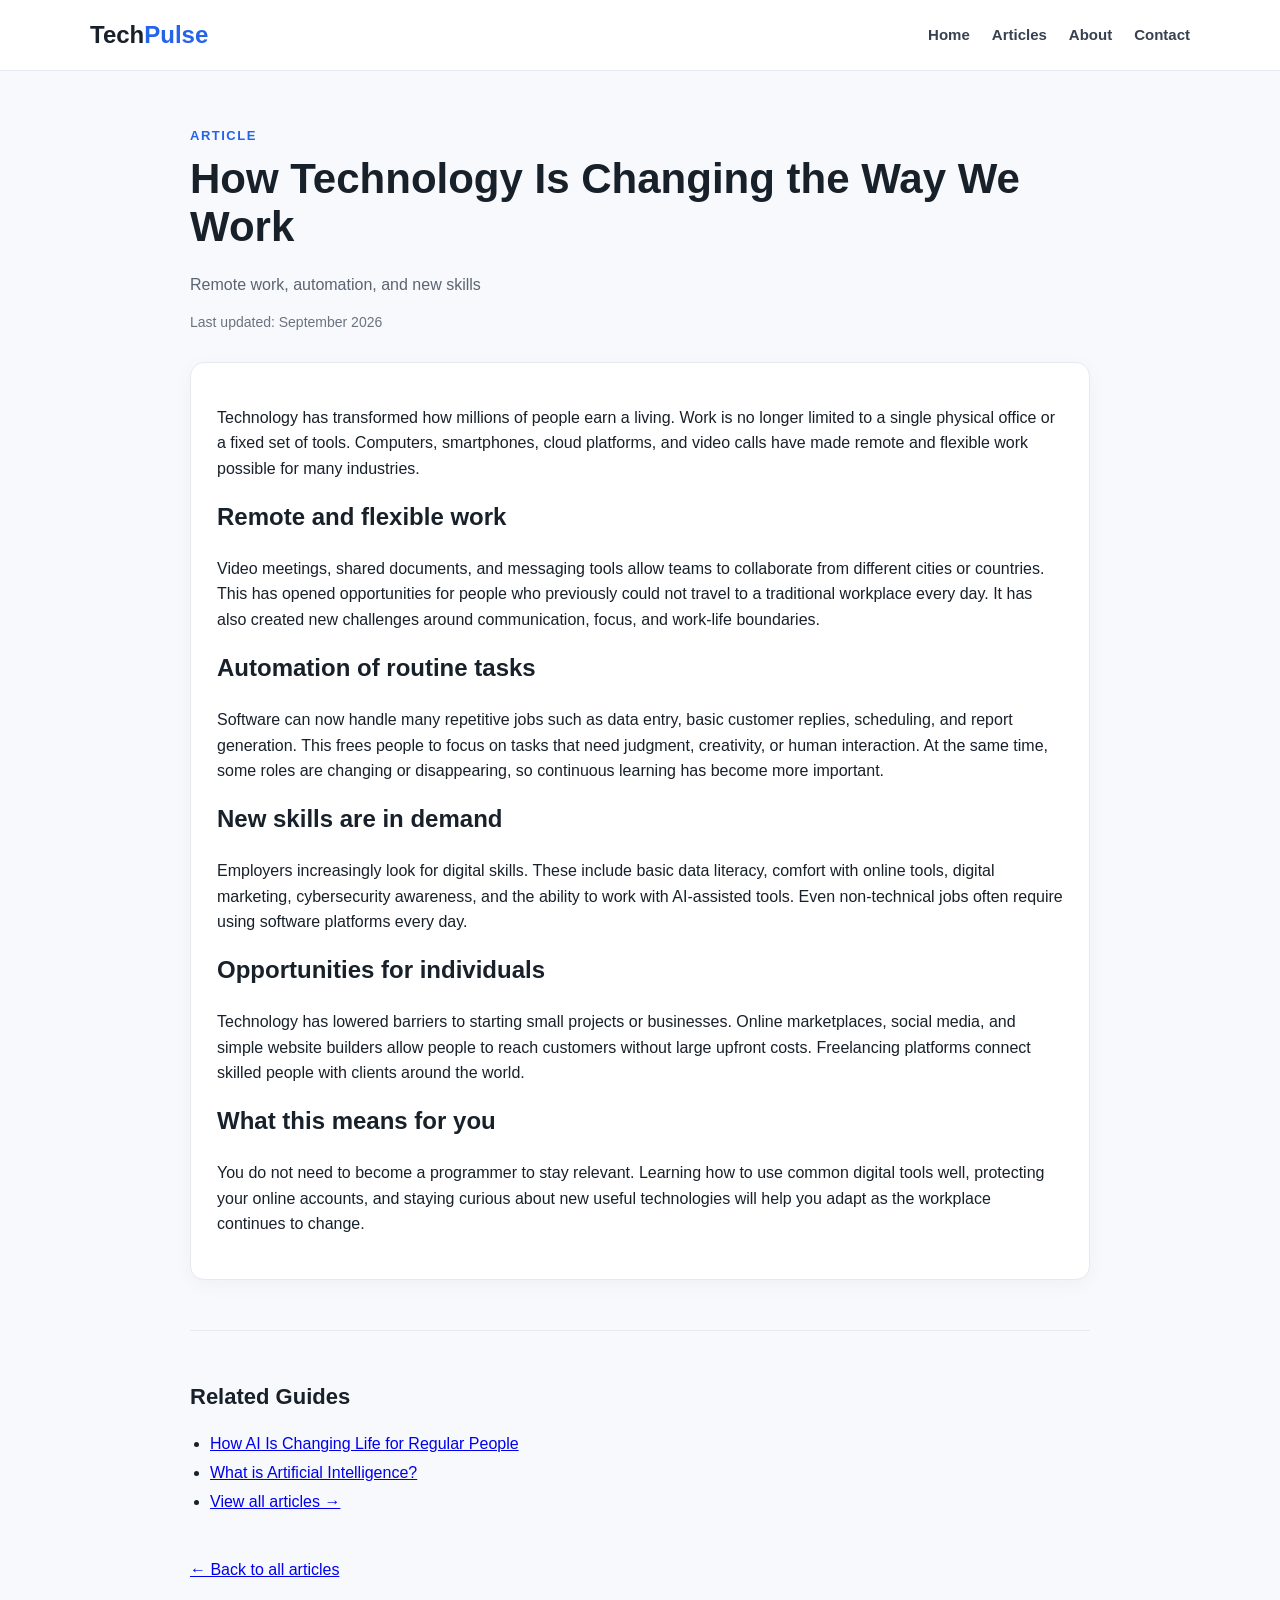
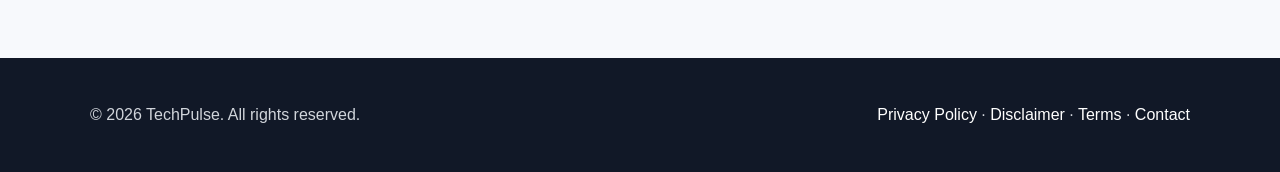
<file: how-technology-is-changing-work.html>
<!DOCTYPE html>
<html lang="en">
<head>
  <meta charset="UTF-8">
  <meta name="viewport" content="width=device-width, initial-scale=1.0">
  <title>How Technology Is Changing the Way We Work | TechPulse</title>
  <meta name="description" content="How remote work, automation, and new digital skills are transforming the modern workplace.">
  <link rel="stylesheet" href="style.css">
</head>
<body>

<header>
  <div class="container nav">
    <a class="logo" href="index.html">Tech<span>Pulse</span></a>
    <button class="menu-toggle" aria-label="Toggle menu" aria-expanded="false">
      <span></span><span></span><span></span>
    </button>
    <nav id="main-nav">
      <a href="index.html">Home</a>
      <a href="articles.html">Articles</a>
      <a href="about.html">About</a>
      <a href="contact.html">Contact</a>
    </nav>
  </div>
</header>

<main class="container page">
  <p class="tag">ARTICLE</p>
  <h1>How Technology Is Changing the Way We Work</h1>
  <p style="color:#5b6472; margin-bottom: 8px;">Remote work, automation, and new skills</p>
  <p style="font-size: 14px; color:#6b7280; margin-bottom: 28px;">Last updated: September 2026</p>

  <article class="post">
    <p>Technology has transformed how millions of people earn a living. Work is no longer limited to a single physical office or a fixed set of tools. Computers, smartphones, cloud platforms, and video calls have made remote and flexible work possible for many industries.</p>

    <h2>Remote and flexible work</h2>
    <p>Video meetings, shared documents, and messaging tools allow teams to collaborate from different cities or countries. This has opened opportunities for people who previously could not travel to a traditional workplace every day. It has also created new challenges around communication, focus, and work-life boundaries.</p>

    <h2>Automation of routine tasks</h2>
    <p>Software can now handle many repetitive jobs such as data entry, basic customer replies, scheduling, and report generation. This frees people to focus on tasks that need judgment, creativity, or human interaction. At the same time, some roles are changing or disappearing, so continuous learning has become more important.</p>

    <h2>New skills are in demand</h2>
    <p>Employers increasingly look for digital skills. These include basic data literacy, comfort with online tools, digital marketing, cybersecurity awareness, and the ability to work with AI-assisted tools. Even non-technical jobs often require using software platforms every day.</p>

    <h2>Opportunities for individuals</h2>
    <p>Technology has lowered barriers to starting small projects or businesses. Online marketplaces, social media, and simple website builders allow people to reach customers without large upfront costs. Freelancing platforms connect skilled people with clients around the world.</p>

    <h2>What this means for you</h2>
    <p>You do not need to become a programmer to stay relevant. Learning how to use common digital tools well, protecting your online accounts, and staying curious about new useful technologies will help you adapt as the workplace continues to change.</p>
  </article>

  <section style="margin-top: 50px; padding-top: 30px; border-top: 1px solid #e5e9f0;">
    <h2 style="font-size: 22px; margin-bottom: 16px;">Related Guides</h2>
    <ul style="padding-left: 20px; line-height: 1.8;">
      <li><a href="how-ai-is-changing-life.html">How AI Is Changing Life for Regular People</a></li>
      <li><a href="what-is-artificial-intelligence.html">What is Artificial Intelligence?</a></li>
      <li><a href="articles.html">View all articles →</a></li>
    </ul>
  </section>

  <p style="margin-top: 40px;"><a href="articles.html">← Back to all articles</a></p>
</main>

<footer>
  <div class="container">
    <p>© 2026 TechPulse. All rights reserved.</p>
    <p>
      <a href="privacy.html">Privacy Policy</a> · 
      <a href="disclaimer.html">Disclaimer</a> · 
      <a href="terms.html">Terms</a> · 
      <a href="contact.html">Contact</a>
    </p>
  </div>
</footer>

<script>
  const toggle = document.querySelector('.menu-toggle');
  const nav = document.getElementById('main-nav');
  if (toggle && nav) {
    toggle.addEventListener('click', () => {
      const isOpen = nav.classList.toggle('open');
      toggle.classList.toggle('active');
      toggle.setAttribute('aria-expanded', isOpen);
    });
    nav.querySelectorAll('a').forEach(link => {
      link.addEventListener('click', () => {
        nav.classList.remove('open');
        toggle.classList.remove('active');
        toggle.setAttribute('aria-expanded', 'false');
      });
    });
  }
</script>
</body>
</html>
</file>
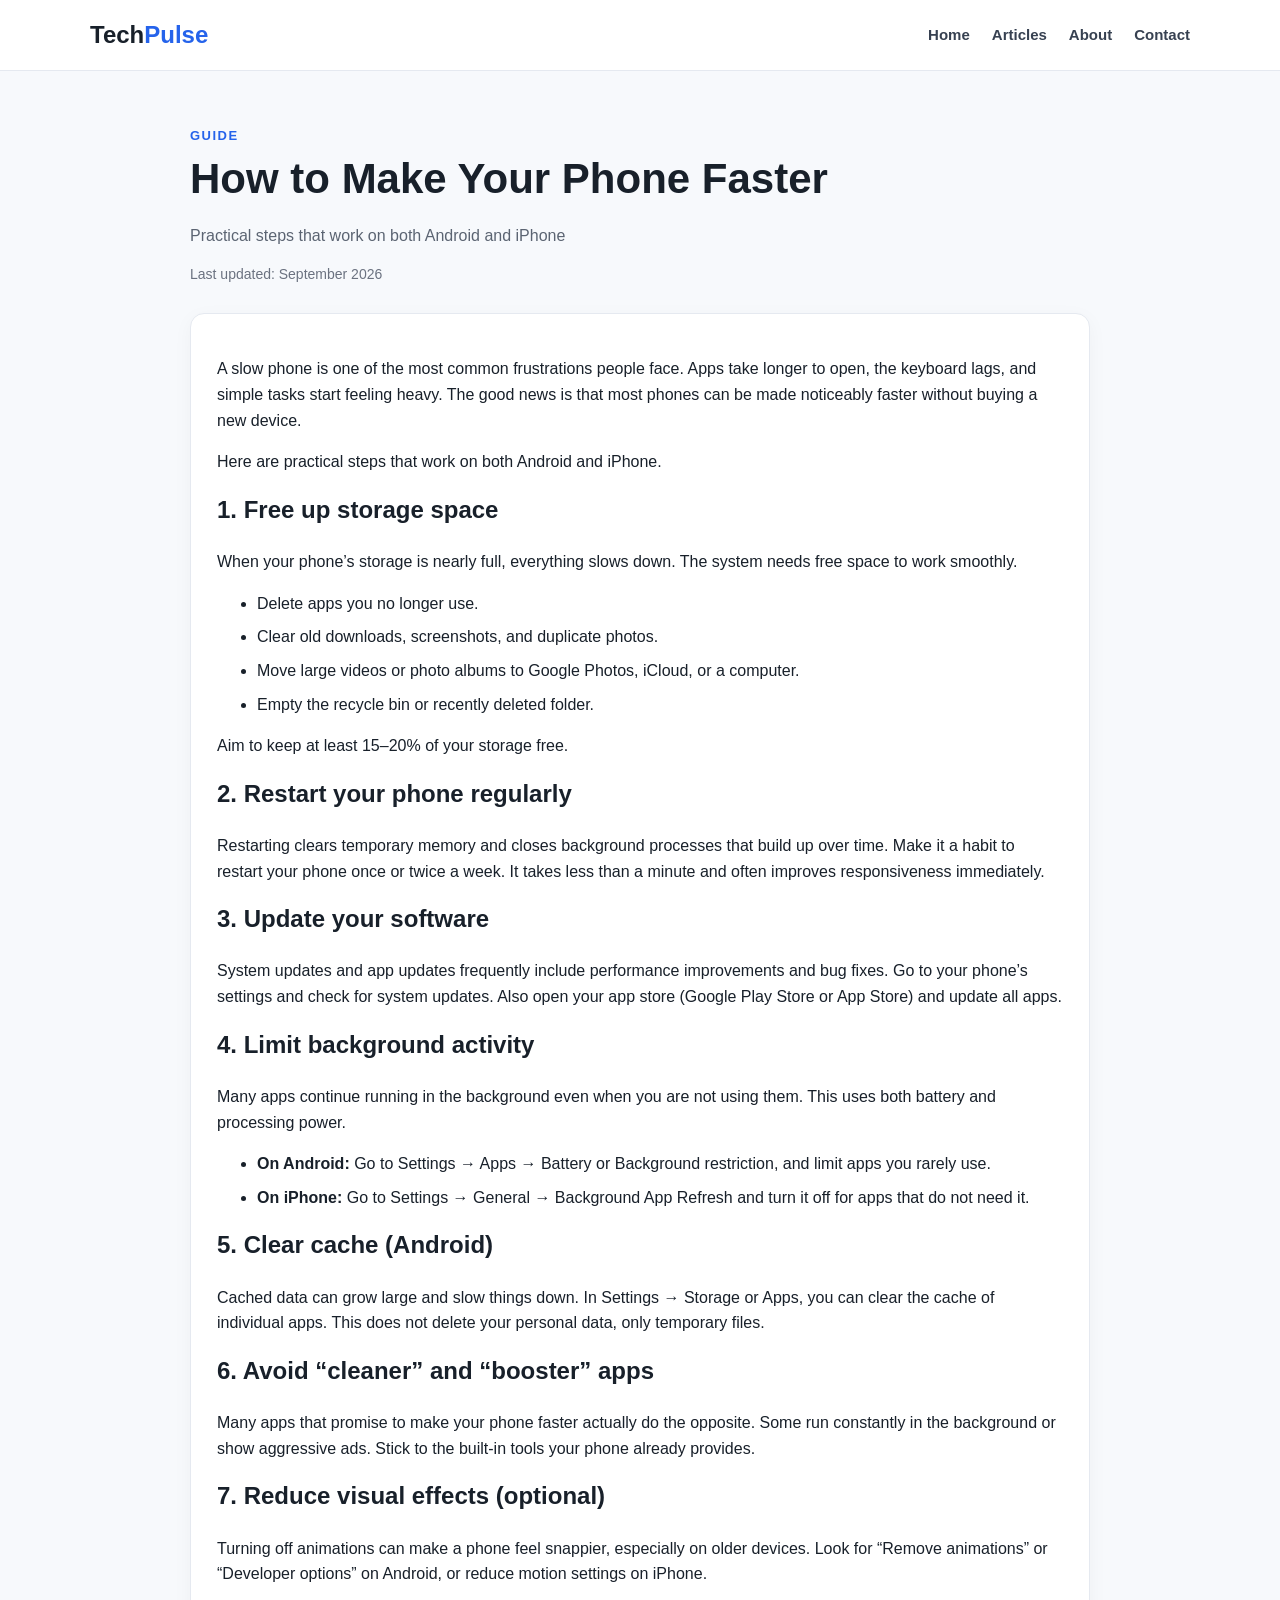
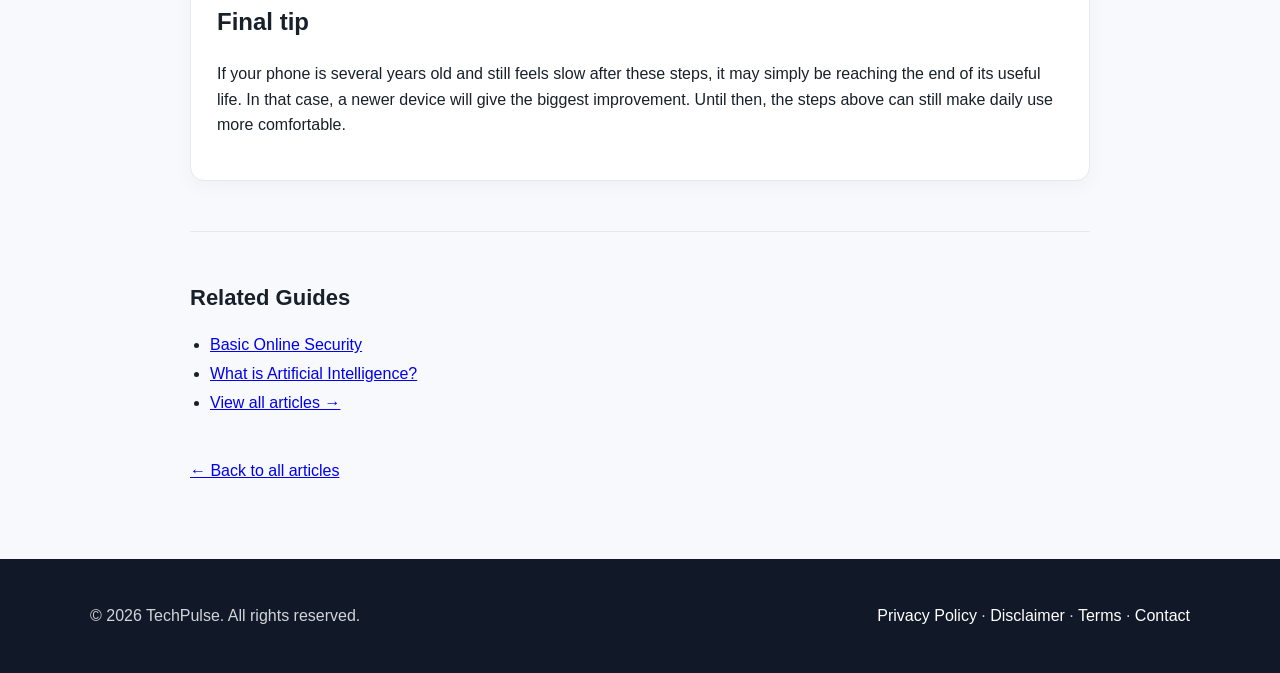
<file: how-to-make-your-phone-faster.html>
<!DOCTYPE html>
<html lang="en">
<head>
  <meta charset="UTF-8">
  <meta name="viewport" content="width=device-width, initial-scale=1.0">
  <title>How to Make Your Phone Faster | TechPulse</title>
  <meta name="description" content="Simple and practical steps to make your smartphone faster on both Android and iPhone without buying a new device.">
  <link rel="stylesheet" href="style.css">
</head>
<body>

<header>
  <div class="container nav">
    <a class="logo" href="index.html">Tech<span>Pulse</span></a>
    <button class="menu-toggle" aria-label="Toggle menu" aria-expanded="false">
      <span></span>
      <span></span>
      <span></span>
    </button>
    <nav id="main-nav">
      <a href="index.html">Home</a>
      <a href="articles.html">Articles</a>
      <a href="about.html">About</a>
      <a href="contact.html">Contact</a>
    </nav>
  </div>
</header>

<main class="container page">
  <p class="tag">GUIDE</p>
  <h1>How to Make Your Phone Faster</h1>
  <p style="color:#5b6472; margin-bottom: 8px;">Practical steps that work on both Android and iPhone</p>
  <p style="font-size: 14px; color:#6b7280; margin-bottom: 28px;">Last updated: September 2026</p>

  <article class="post">
    
    <p>A slow phone is one of the most common frustrations people face. Apps take longer to open, the keyboard lags, and simple tasks start feeling heavy. The good news is that most phones can be made noticeably faster without buying a new device.</p>

    <p>Here are practical steps that work on both Android and iPhone.</p>

    <h2>1. Free up storage space</h2>
    <p>When your phone’s storage is nearly full, everything slows down. The system needs free space to work smoothly.</p>
    <ul>
      <li>Delete apps you no longer use.</li>
      <li>Clear old downloads, screenshots, and duplicate photos.</li>
      <li>Move large videos or photo albums to Google Photos, iCloud, or a computer.</li>
      <li>Empty the recycle bin or recently deleted folder.</li>
    </ul>
    <p>Aim to keep at least 15–20% of your storage free.</p>

    <h2>2. Restart your phone regularly</h2>
    <p>Restarting clears temporary memory and closes background processes that build up over time. Make it a habit to restart your phone once or twice a week. It takes less than a minute and often improves responsiveness immediately.</p>

    <h2>3. Update your software</h2>
    <p>System updates and app updates frequently include performance improvements and bug fixes. Go to your phone’s settings and check for system updates. Also open your app store (Google Play Store or App Store) and update all apps.</p>

    <h2>4. Limit background activity</h2>
    <p>Many apps continue running in the background even when you are not using them. This uses both battery and processing power.</p>
    <ul>
      <li><strong>On Android:</strong> Go to Settings → Apps → Battery or Background restriction, and limit apps you rarely use.</li>
      <li><strong>On iPhone:</strong> Go to Settings → General → Background App Refresh and turn it off for apps that do not need it.</li>
    </ul>

    <h2>5. Clear cache (Android)</h2>
    <p>Cached data can grow large and slow things down. In Settings → Storage or Apps, you can clear the cache of individual apps. This does not delete your personal data, only temporary files.</p>

    <h2>6. Avoid “cleaner” and “booster” apps</h2>
    <p>Many apps that promise to make your phone faster actually do the opposite. Some run constantly in the background or show aggressive ads. Stick to the built-in tools your phone already provides.</p>

    <h2>7. Reduce visual effects (optional)</h2>
    <p>Turning off animations can make a phone feel snappier, especially on older devices. Look for “Remove animations” or “Developer options” on Android, or reduce motion settings on iPhone.</p>

    <h2>Final tip</h2>
    <p>If your phone is several years old and still feels slow after these steps, it may simply be reaching the end of its useful life. In that case, a newer device will give the biggest improvement. Until then, the steps above can still make daily use more comfortable.</p>

  </article>

  <section style="margin-top: 50px; padding-top: 30px; border-top: 1px solid #e5e9f0;">
    <h2 style="font-size: 22px; margin-bottom: 16px;">Related Guides</h2>
    <ul style="padding-left: 20px; line-height: 1.8;">
      <li><a href="basic-online-security.html">Basic Online Security</a></li>
      <li><a href="what-is-artificial-intelligence.html">What is Artificial Intelligence?</a></li>
      <li><a href="articles.html">View all articles →</a></li>
    </ul>
  </section>

  <p style="margin-top: 40px;">
    <a href="articles.html">← Back to all articles</a>
  </p>
</main>

<footer>
  <div class="container">
    <p>© 2026 TechPulse. All rights reserved.</p>
    <p>
      <a href="privacy.html">Privacy Policy</a> · 
      <a href="disclaimer.html">Disclaimer</a> · 
      <a href="terms.html">Terms</a> · 
      <a href="contact.html">Contact</a>
    </p>
  </div>
</footer>

<script>
  const toggle = document.querySelector('.menu-toggle');
  const nav = document.getElementById('main-nav');
  if (toggle && nav) {
    toggle.addEventListener('click', () => {
      const isOpen = nav.classList.toggle('open');
      toggle.classList.toggle('active');
      toggle.setAttribute('aria-expanded', isOpen);
    });
    nav.querySelectorAll('a').forEach(link => {
      link.addEventListener('click', () => {
        nav.classList.remove('open');
        toggle.classList.remove('active');
        toggle.setAttribute('aria-expanded', 'false');
      });
    });
  }
</script>

</body>
</html>
</file>
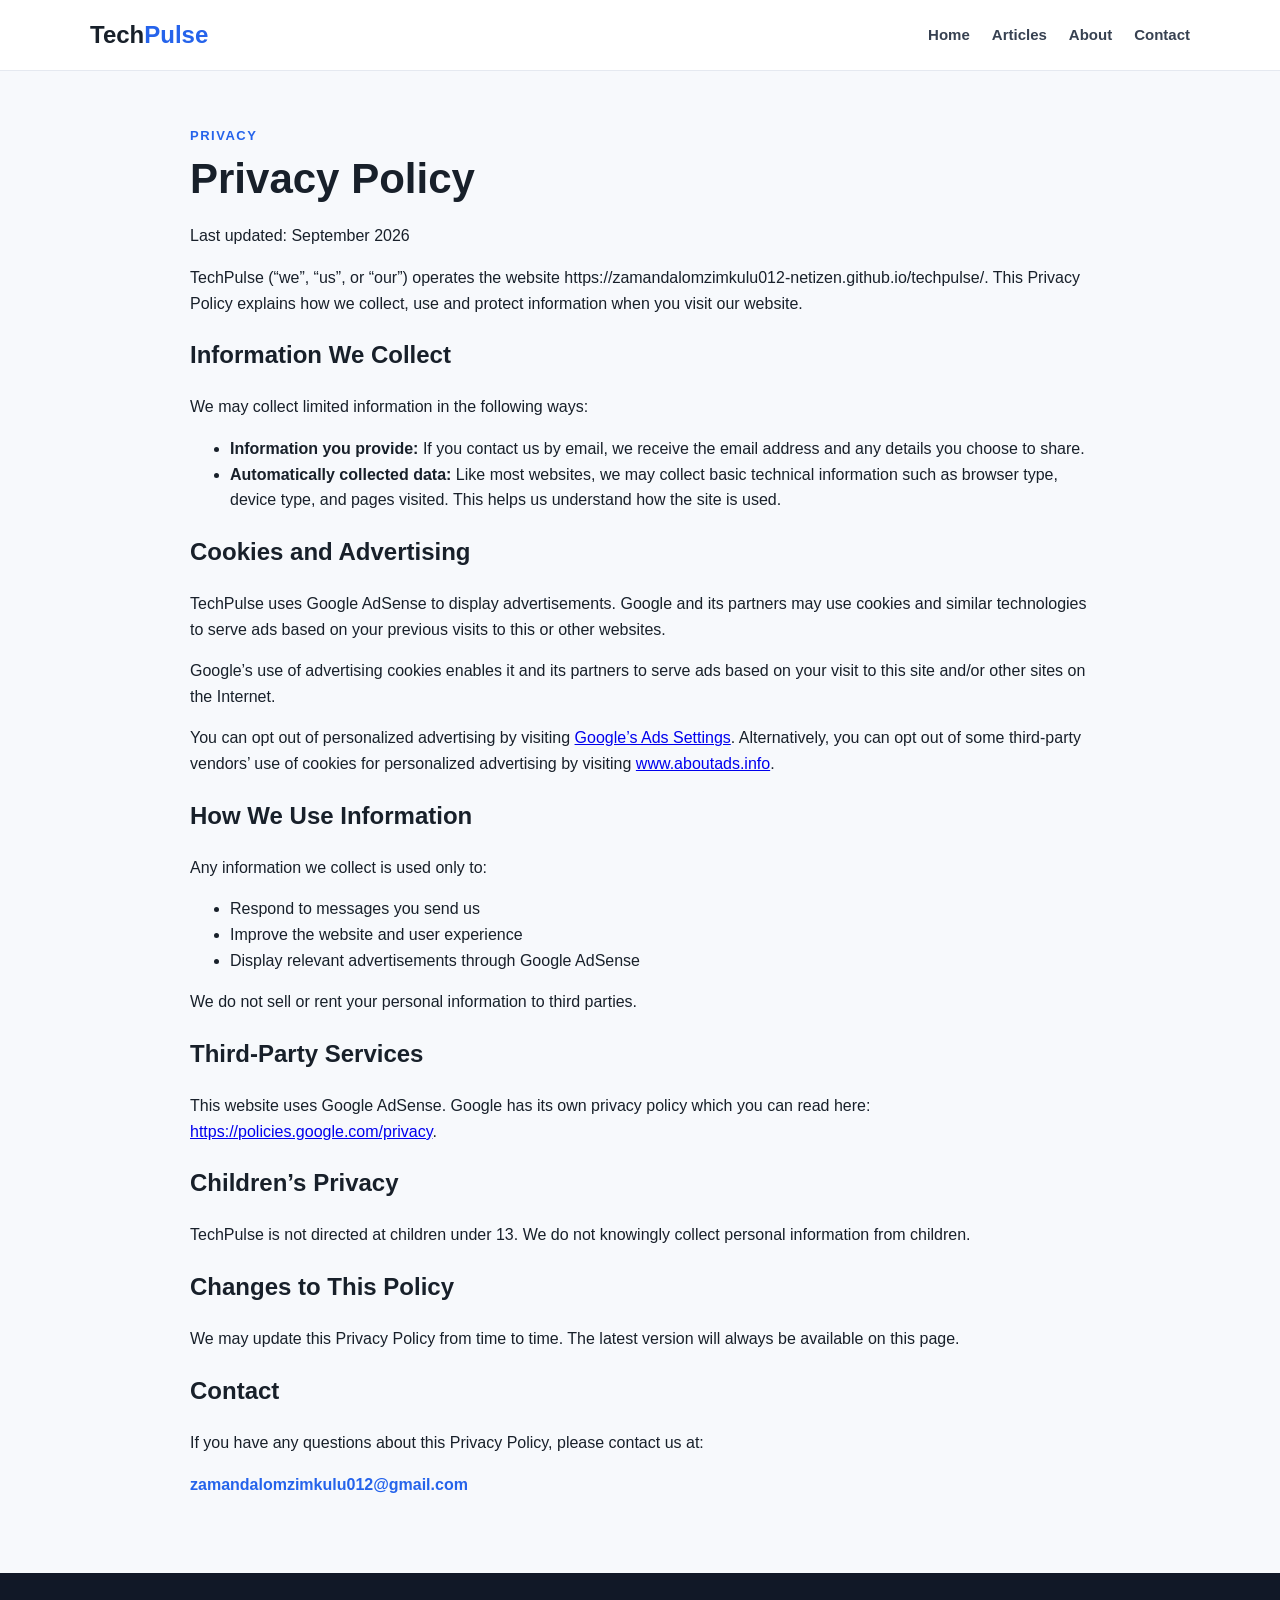
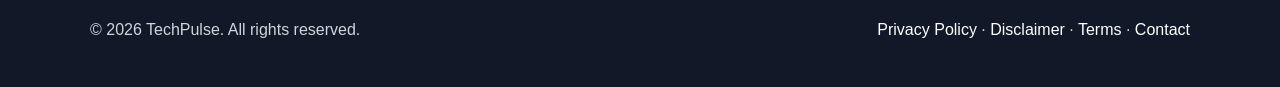
<file: privacy.html>
<!DOCTYPE html>
<html lang="en">
<head>
  <meta charset="UTF-8">
  <meta name="viewport" content="width=device-width, initial-scale=1.0">
  <title>Privacy Policy | TechPulse</title>
  <meta name="description" content="Privacy Policy for TechPulse – how we handle information, cookies and advertising.">
  <link rel="stylesheet" href="style.css">
</head>
<body>
<header>
  <div class="container nav">
    <a class="logo" href="index.html">Tech<span>Pulse</span></a>
    <button class="menu-toggle" aria-label="Toggle menu" aria-expanded="false">
      <span></span><span></span><span></span>
    </button>
    <nav id="main-nav">
      <a href="index.html">Home</a>
      <a href="articles.html">Articles</a>
      <a href="about.html">About</a>
      <a href="contact.html">Contact</a>
    </nav>
  </div>
</header>

<main class="container page">
  <p class="tag">PRIVACY</p>
  <h1>Privacy Policy</h1>
  <p>Last updated: September 2026</p>

  <p>TechPulse (“we”, “us”, or “our”) operates the website https://zamandalomzimkulu012-netizen.github.io/techpulse/. This Privacy Policy explains how we collect, use and protect information when you visit our website.</p>

  <h2>Information We Collect</h2>
  <p>We may collect limited information in the following ways:</p>
  <ul>
    <li><strong>Information you provide:</strong> If you contact us by email, we receive the email address and any details you choose to share.</li>
    <li><strong>Automatically collected data:</strong> Like most websites, we may collect basic technical information such as browser type, device type, and pages visited. This helps us understand how the site is used.</li>
  </ul>

  <h2>Cookies and Advertising</h2>
  <p>TechPulse uses Google AdSense to display advertisements. Google and its partners may use cookies and similar technologies to serve ads based on your previous visits to this or other websites.</p>
  <p>Google’s use of advertising cookies enables it and its partners to serve ads based on your visit to this site and/or other sites on the Internet.</p>
  <p>You can opt out of personalized advertising by visiting <a href="https://www.google.com/settings/ads" target="_blank" rel="noopener">Google’s Ads Settings</a>. Alternatively, you can opt out of some third-party vendors’ use of cookies for personalized advertising by visiting <a href="https://www.aboutads.info/choices/" target="_blank" rel="noopener">www.aboutads.info</a>.</p>

  <h2>How We Use Information</h2>
  <p>Any information we collect is used only to:</p>
  <ul>
    <li>Respond to messages you send us</li>
    <li>Improve the website and user experience</li>
    <li>Display relevant advertisements through Google AdSense</li>
  </ul>
  <p>We do not sell or rent your personal information to third parties.</p>

  <h2>Third-Party Services</h2>
  <p>This website uses Google AdSense. Google has its own privacy policy which you can read here: <a href="https://policies.google.com/privacy" target="_blank" rel="noopener">https://policies.google.com/privacy</a>.</p>

  <h2>Children’s Privacy</h2>
  <p>TechPulse is not directed at children under 13. We do not knowingly collect personal information from children.</p>

  <h2>Changes to This Policy</h2>
  <p>We may update this Privacy Policy from time to time. The latest version will always be available on this page.</p>

  <h2>Contact</h2>
  <p>If you have any questions about this Privacy Policy, please contact us at:</p>
  <p><a class="email" href="mailto:zamandalomzimkulu012@gmail.com">zamandalomzimkulu012@gmail.com</a></p>
</main>

<footer>
  <div class="container">
    <p>© 2026 TechPulse. All rights reserved.</p>
    <p>
      <a href="privacy.html">Privacy Policy</a> · 
      <a href="disclaimer.html">Disclaimer</a> · 
      <a href="terms.html">Terms</a> · 
      <a href="contact.html">Contact</a>
    </p>
  </div>
</footer>

<script>
  const toggle = document.querySelector('.menu-toggle');
  const nav = document.getElementById('main-nav');
  if (toggle && nav) {
    toggle.addEventListener('click', () => {
      const isOpen = nav.classList.toggle('open');
      toggle.classList.toggle('active');
      toggle.setAttribute('aria-expanded', isOpen);
    });
    nav.querySelectorAll('a').forEach(link => {
      link.addEventListener('click', () => {
        nav.classList.remove('open');
        toggle.classList.remove('active');
        toggle.setAttribute('aria-expanded', 'false');
      });
    });
  }
</script>
</body>
</html>
</file>
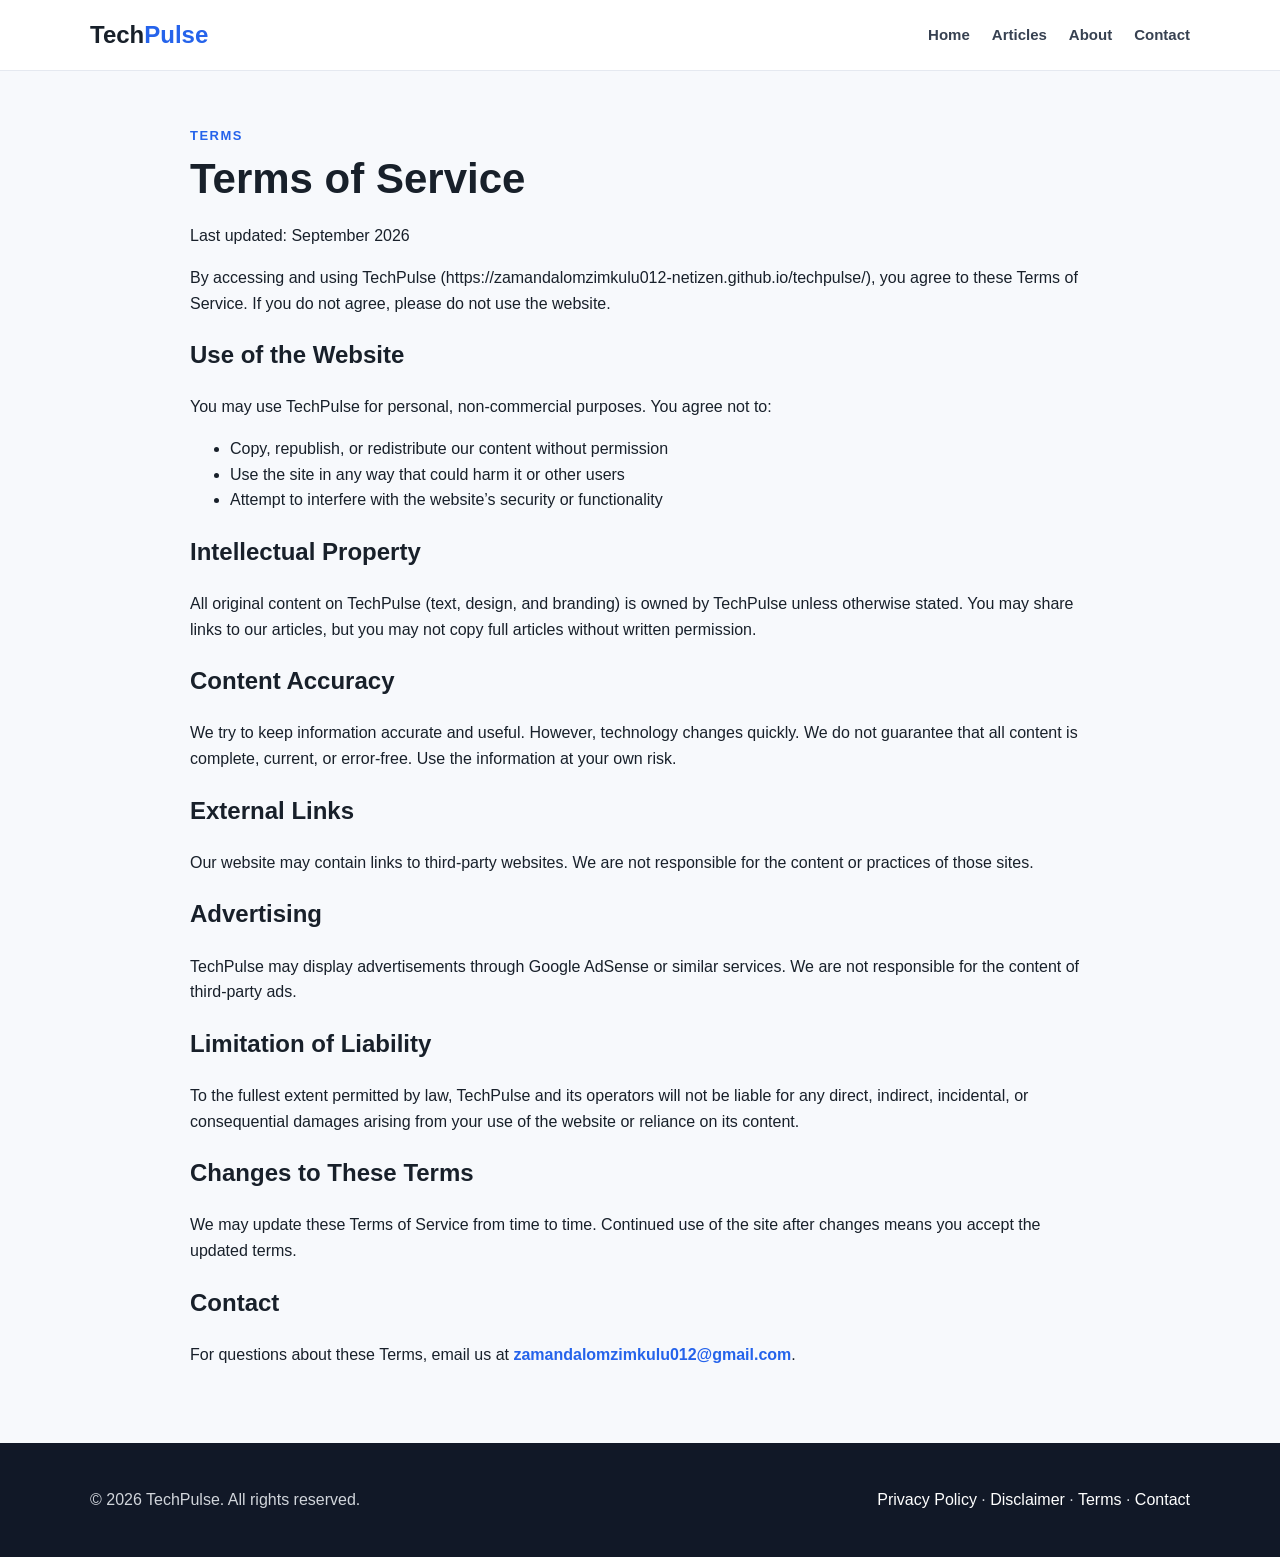
<file: terms.html>
<!DOCTYPE html>
<html lang="en">
<head>
  <meta charset="UTF-8">
  <meta name="viewport" content="width=device-width, initial-scale=1.0">
  <title>Terms of Service | TechPulse</title>
  <meta name="description" content="Terms of Service for using the TechPulse website.">
  <link rel="stylesheet" href="style.css">
</head>
<body>
<header>
  <div class="container nav">
    <a class="logo" href="index.html">Tech<span>Pulse</span></a>
    <button class="menu-toggle" aria-label="Toggle menu" aria-expanded="false">
      <span></span><span></span><span></span>
    </button>
    <nav id="main-nav">
      <a href="index.html">Home</a>
      <a href="articles.html">Articles</a>
      <a href="about.html">About</a>
      <a href="contact.html">Contact</a>
    </nav>
  </div>
</header>

<main class="container page">
  <p class="tag">TERMS</p>
  <h1>Terms of Service</h1>
  <p>Last updated: September 2026</p>

  <p>By accessing and using TechPulse (https://zamandalomzimkulu012-netizen.github.io/techpulse/), you agree to these Terms of Service. If you do not agree, please do not use the website.</p>

  <h2>Use of the Website</h2>
  <p>You may use TechPulse for personal, non-commercial purposes. You agree not to:</p>
  <ul>
    <li>Copy, republish, or redistribute our content without permission</li>
    <li>Use the site in any way that could harm it or other users</li>
    <li>Attempt to interfere with the website’s security or functionality</li>
  </ul>

  <h2>Intellectual Property</h2>
  <p>All original content on TechPulse (text, design, and branding) is owned by TechPulse unless otherwise stated. You may share links to our articles, but you may not copy full articles without written permission.</p>

  <h2>Content Accuracy</h2>
  <p>We try to keep information accurate and useful. However, technology changes quickly. We do not guarantee that all content is complete, current, or error-free. Use the information at your own risk.</p>

  <h2>External Links</h2>
  <p>Our website may contain links to third-party websites. We are not responsible for the content or practices of those sites.</p>

  <h2>Advertising</h2>
  <p>TechPulse may display advertisements through Google AdSense or similar services. We are not responsible for the content of third-party ads.</p>

  <h2>Limitation of Liability</h2>
  <p>To the fullest extent permitted by law, TechPulse and its operators will not be liable for any direct, indirect, incidental, or consequential damages arising from your use of the website or reliance on its content.</p>

  <h2>Changes to These Terms</h2>
  <p>We may update these Terms of Service from time to time. Continued use of the site after changes means you accept the updated terms.</p>

  <h2>Contact</h2>
  <p>For questions about these Terms, email us at <a class="email" href="mailto:zamandalomzimkulu012@gmail.com">zamandalomzimkulu012@gmail.com</a>.</p>
</main>

<footer>
  <div class="container">
    <p>© 2026 TechPulse. All rights reserved.</p>
    <p>
      <a href="privacy.html">Privacy Policy</a> · 
      <a href="disclaimer.html">Disclaimer</a> · 
      <a href="terms.html">Terms</a> · 
      <a href="contact.html">Contact</a>
    </p>
  </div>
</footer>

<script>
  const toggle = document.querySelector('.menu-toggle');
  const nav = document.getElementById('main-nav');
  if (toggle && nav) {
    toggle.addEventListener('click', () => {
      const isOpen = nav.classList.toggle('open');
      toggle.classList.toggle('active');
      toggle.setAttribute('aria-expanded', isOpen);
    });
    nav.querySelectorAll('a').forEach(link => {
      link.addEventListener('click', () => {
        nav.classList.remove('open');
        toggle.classList.remove('active');
        toggle.setAttribute('aria-expanded', 'false');
      });
    });
  }
</script>
</body>
</html>
</file>
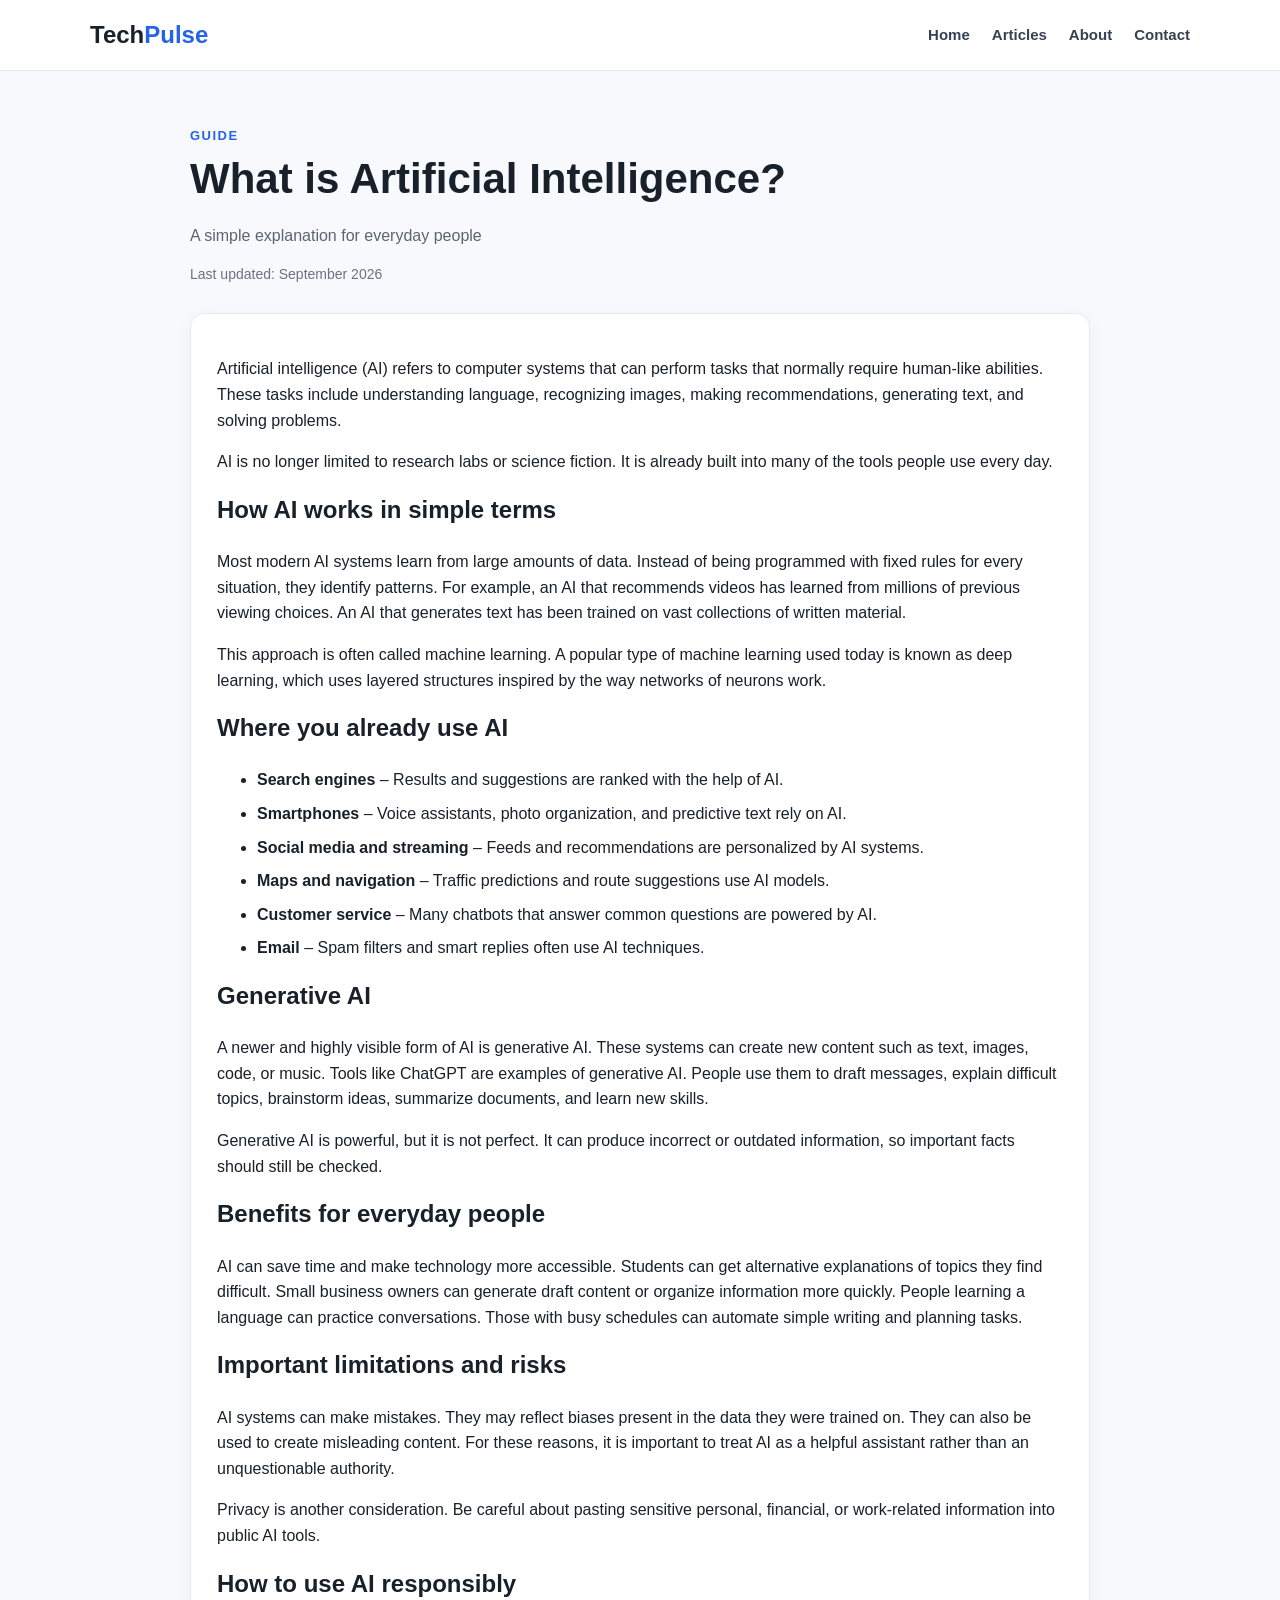
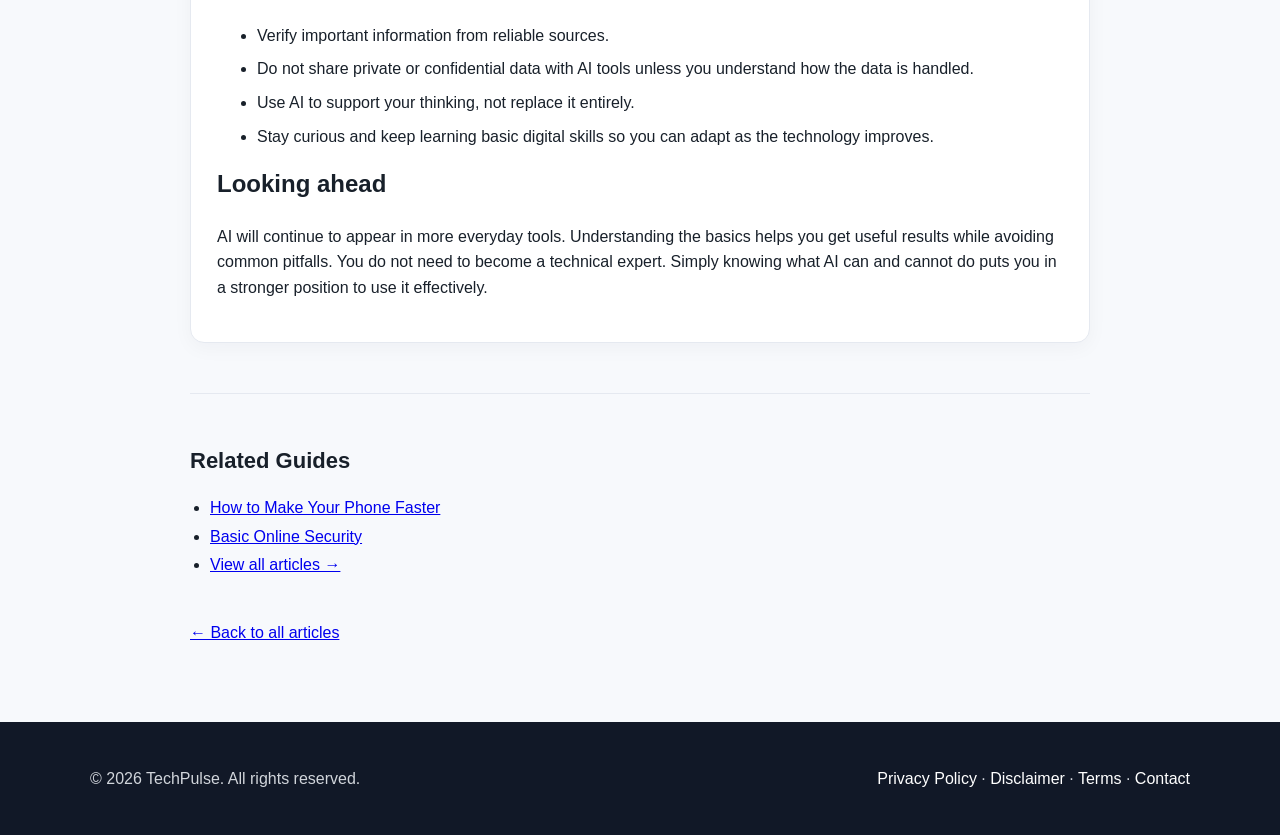
<file: what-is-artificial-intelligence.html>
<!DOCTYPE html>
<html lang="en">
<head>
  <meta charset="UTF-8">
  <meta name="viewport" content="width=device-width, initial-scale=1.0">
  <title>What is Artificial Intelligence? | TechPulse</title>
  <meta name="description" content="A beginner-friendly explanation of artificial intelligence, how it works, and how ordinary people already use AI every day.">
  <link rel="stylesheet" href="style.css">
</head>
<body>

<header>
  <div class="container nav">
    <a class="logo" href="index.html">Tech<span>Pulse</span></a>
    <button class="menu-toggle" aria-label="Toggle menu" aria-expanded="false">
      <span></span>
      <span></span>
      <span></span>
    </button>
    <nav id="main-nav">
      <a href="index.html">Home</a>
      <a href="articles.html">Articles</a>
      <a href="about.html">About</a>
      <a href="contact.html">Contact</a>
    </nav>
  </div>
</header>

<main class="container page">
  <p class="tag">GUIDE</p>
  <h1>What is Artificial Intelligence?</h1>
  <p style="color:#5b6472; margin-bottom: 8px;">A simple explanation for everyday people</p>
  <p style="font-size: 14px; color:#6b7280; margin-bottom: 28px;">Last updated: September 2026</p>

  <article class="post">
    
    <p>Artificial intelligence (AI) refers to computer systems that can perform tasks that normally require human-like abilities. These tasks include understanding language, recognizing images, making recommendations, generating text, and solving problems.</p>

    <p>AI is no longer limited to research labs or science fiction. It is already built into many of the tools people use every day.</p>

    <h2>How AI works in simple terms</h2>
    <p>Most modern AI systems learn from large amounts of data. Instead of being programmed with fixed rules for every situation, they identify patterns. For example, an AI that recommends videos has learned from millions of previous viewing choices. An AI that generates text has been trained on vast collections of written material.</p>

    <p>This approach is often called machine learning. A popular type of machine learning used today is known as deep learning, which uses layered structures inspired by the way networks of neurons work.</p>

    <h2>Where you already use AI</h2>
    <ul>
      <li><strong>Search engines</strong> – Results and suggestions are ranked with the help of AI.</li>
      <li><strong>Smartphones</strong> – Voice assistants, photo organization, and predictive text rely on AI.</li>
      <li><strong>Social media and streaming</strong> – Feeds and recommendations are personalized by AI systems.</li>
      <li><strong>Maps and navigation</strong> – Traffic predictions and route suggestions use AI models.</li>
      <li><strong>Customer service</strong> – Many chatbots that answer common questions are powered by AI.</li>
      <li><strong>Email</strong> – Spam filters and smart replies often use AI techniques.</li>
    </ul>

    <h2>Generative AI</h2>
    <p>A newer and highly visible form of AI is generative AI. These systems can create new content such as text, images, code, or music. Tools like ChatGPT are examples of generative AI. People use them to draft messages, explain difficult topics, brainstorm ideas, summarize documents, and learn new skills.</p>

    <p>Generative AI is powerful, but it is not perfect. It can produce incorrect or outdated information, so important facts should still be checked.</p>

    <h2>Benefits for everyday people</h2>
    <p>AI can save time and make technology more accessible. Students can get alternative explanations of topics they find difficult. Small business owners can generate draft content or organize information more quickly. People learning a language can practice conversations. Those with busy schedules can automate simple writing and planning tasks.</p>

    <h2>Important limitations and risks</h2>
    <p>AI systems can make mistakes. They may reflect biases present in the data they were trained on. They can also be used to create misleading content. For these reasons, it is important to treat AI as a helpful assistant rather than an unquestionable authority.</p>

    <p>Privacy is another consideration. Be careful about pasting sensitive personal, financial, or work-related information into public AI tools.</p>

    <h2>How to use AI responsibly</h2>
    <ul>
      <li>Verify important information from reliable sources.</li>
      <li>Do not share private or confidential data with AI tools unless you understand how the data is handled.</li>
      <li>Use AI to support your thinking, not replace it entirely.</li>
      <li>Stay curious and keep learning basic digital skills so you can adapt as the technology improves.</li>
    </ul>

    <h2>Looking ahead</h2>
    <p>AI will continue to appear in more everyday tools. Understanding the basics helps you get useful results while avoiding common pitfalls. You do not need to become a technical expert. Simply knowing what AI can and cannot do puts you in a stronger position to use it effectively.</p>

  </article>

  <section style="margin-top: 50px; padding-top: 30px; border-top: 1px solid #e5e9f0;">
    <h2 style="font-size: 22px; margin-bottom: 16px;">Related Guides</h2>
    <ul style="padding-left: 20px; line-height: 1.8;">
      <li><a href="how-to-make-your-phone-faster.html">How to Make Your Phone Faster</a></li>
      <li><a href="basic-online-security.html">Basic Online Security</a></li>
      <li><a href="articles.html">View all articles →</a></li>
    </ul>
  </section>

  <p style="margin-top: 40px;">
    <a href="articles.html">← Back to all articles</a>
  </p>
</main>

<footer>
  <div class="container">
    <p>© 2026 TechPulse. All rights reserved.</p>
    <p>
      <a href="privacy.html">Privacy Policy</a> · 
      <a href="disclaimer.html">Disclaimer</a> · 
      <a href="terms.html">Terms</a> · 
      <a href="contact.html">Contact</a>
    </p>
  </div>
</footer>

<script>
  const toggle = document.querySelector('.menu-toggle');
  const nav = document.getElementById('main-nav');
  if (toggle && nav) {
    toggle.addEventListener('click', () => {
      const isOpen = nav.classList.toggle('open');
      toggle.classList.toggle('active');
      toggle.setAttribute('aria-expanded', isOpen);
    });
    nav.querySelectorAll('a').forEach(link => {
      link.addEventListener('click', () => {
        nav.classList.remove('open');
        toggle.classList.remove('active');
        toggle.setAttribute('aria-expanded', 'false');
      });
    });
  }
</script>

</body>
</html>
</file>
<file: style.css>
* {
  box-sizing: border-box;
}

body {
  margin: 0;
  font-family: Arial, Helvetica, sans-serif;
  color: #18202a;
  background: #f7f9fc;
  line-height: 1.6;
}

.container {
  width: min(1100px, 92%);
  margin: auto;
}

/* Header & Nav */
header {
  background: #fff;
  border-bottom: 1px solid #e5e9f0;
  position: sticky;
  top: 0;
  z-index: 100;
}

.nav {
  display: flex;
  justify-content: space-between;
  align-items: center;
  padding: 16px 0;
}

.logo {
  font-size: 24px;
  font-weight: 800;
  color: #18202a;
  text-decoration: none;
}

.logo span {
  color: #2563eb;
}

nav {
  display: flex;
  gap: 22px;
  align-items: center;
}

nav a {
  color: #374151;
  text-decoration: none;
  font-weight: 600;
  font-size: 15px;
}

nav a:hover {
  color: #2563eb;
}

/* Hamburger */
.menu-toggle {
  display: none;
  background: none;
  border: none;
  cursor: pointer;
  padding: 8px;
  flex-direction: column;
  gap: 5px;
}

.menu-toggle span {
  display: block;
  width: 24px;
  height: 2px;
  background: #18202a;
  border-radius: 2px;
  transition: 0.25s;
}

.menu-toggle.active span:nth-child(1) {
  transform: translateY(7px) rotate(45deg);
}

.menu-toggle.active span:nth-child(2) {
  opacity: 0;
}

.menu-toggle.active span:nth-child(3) {
  transform: translateY(-7px) rotate(-45deg);
}

/* Hero */
.hero {
  padding: 90px 0;
  background: linear-gradient(135deg, #eef4ff, #fff);
}

.tag {
  font-size: 13px;
  font-weight: 800;
  letter-spacing: 1.5px;
  color: #2563eb;
  margin: 0 0 8px;
}

.hero h1 {
  max-width: 700px;
  font-size: clamp(36px, 6vw, 64px);
  line-height: 1.1;
  margin: 12px 0;
}

.lead {
  max-width: 620px;
  font-size: 19px;
  color: #5b6472;
  margin-bottom: 8px;
}

.button {
  display: inline-block;
  background: #2563eb;
  color: white;
  padding: 13px 24px;
  border-radius: 8px;
  text-decoration: none;
  font-weight: 700;
  margin-top: 18px;
  transition: background 0.2s;
}

.button:hover {
  background: #1d4ed8;
}

/* Sections */
.section {
  padding: 55px 0;
}

.section h2 {
  margin-top: 0;
  margin-bottom: 24px;
  font-size: 28px;
}

.grid {
  display: grid;
  grid-template-columns: repeat(3, 1fr);
  gap: 22px;
}

/* Cards */
.card,
.post {
  background: white;
  border: 1px solid #e5e9f0;
  border-radius: 14px;
  padding: 26px;
  box-shadow: 0 5px 20px rgba(20, 30, 50, 0.04);
}

.icon {
  font-size: 34px;
  margin-bottom: 8px;
}

.card h3 {
  font-size: 20px;
  margin: 8px 0 10px;
}

.card p {
  color: #4b5563;
  margin-bottom: 14px;
}

.card a,
.post a,
.email {
  color: #2563eb;
  font-weight: 700;
  text-decoration: none;
}

.card a:hover,
.post a:hover {
  text-decoration: underline;
}

/* Articles list on homepage */
.articles-list {
  padding: 40px 0 20px;
}

.articles-list h2 {
  margin-bottom: 24px;
}

.articles-list .card {
  margin-bottom: 20px;
}

.articles-list .card h2 {
  font-size: 22px;
  margin-top: 0;
  margin-bottom: 14px;
}

/* Free guide */
.free-guide {
  max-width: 800px;
  margin: 30px auto 50px;
  padding: 36px 30px;
  text-align: center;
  border-radius: 16px;
  background: #f5f7ff;
  box-shadow: 0 4px 18px rgba(0, 0, 0, 0.07);
}

.free-guide h2 {
  margin: 0 0 8px;
}

.free-guide h3 {
  margin: 0 0 14px;
  font-size: 18px;
  font-weight: 600;
}

.free-guide p {
  line-height: 1.6;
  margin-bottom: 24px;
  color: #4b5563;
}

.download-button {
  display: inline-block;
  padding: 14px 26px;
  background: #2563eb;
  color: white;
  text-decoration: none;
  border-radius: 8px;
  font-weight: 700;
  transition: background 0.2s;
}

.download-button:hover {
  background: #1d4ed8;
}

/* Newsletter */
.newsletter {
  padding-top: 10px;
  padding-bottom: 50px;
  text-align: center;
}

/* Page (About, Contact, Articles) */
.page {
  padding: 55px 0 40px;
  max-width: 900px;
}

.page h1 {
  font-size: 42px;
  line-height: 1.15;
  margin: 8px 0 20px;
}

.post {
  margin: 28px 0;
}

.post h2 {
  margin-top: 0;
  font-size: 24px;
}

.post ol {
  padding-left: 22px;
}

.post li {
  margin-bottom: 8px;
}

/* Tech images on contact */
.tech-images {
  padding: 20px 15px 50px;
  max-width: 1100px;
  margin: 0 auto;
}

.tech-images h2 {
  text-align: center;
  margin-bottom: 28px;
}

.image-grid {
  display: grid;
  grid-template-columns: repeat(auto-fit, minmax(260px, 1fr));
  gap: 22px;
}

.tech-card {
  background: #fff;
  border-radius: 12px;
  overflow: hidden;
  box-shadow: 0 3px 14px rgba(0, 0, 0, 0.1);
}

.tech-card img {
  width: 100%;
  height: 190px;
  object-fit: cover;
  display: block;
}

.tech-card h3 {
  padding: 14px 18px 6px;
  margin: 0;
  font-size: 18px;
}

.tech-card p {
  padding: 0 18px 18px;
  margin: 0;
  color: #555;
  font-size: 15px;
}

/* Footer */
footer {
  margin-top: 20px;
  padding: 28px 0;
  background: #111827;
  color: #d1d5db;
}

footer a {
  color: #fff;
  text-decoration: none;
}

footer a:hover {
  text-decoration: underline;
}

footer .container {
  display: flex;
  flex-wrap: wrap;
  justify-content: space-between;
  gap: 12px;
  align-items: center;
}

/* Mobile */
@media (max-width: 768px) {
  .menu-toggle {
    display: flex;
  }

  nav {
    display: none;
    position: absolute;
    top: 100%;
    left: 0;
    right: 0;
    background: #fff;
    flex-direction: column;
    padding: 16px 4%;
    border-bottom: 1px solid #e5e9f0;
    gap: 0;
    box-shadow: 0 8px 20px rgba(0, 0, 0, 0.06);
  }

  nav.open {
    display: flex;
  }

  nav a {
    padding: 14px 0;
    border-bottom: 1px solid #f0f2f5;
    width: 100%;
  }

  nav a:last-child {
    border-bottom: none;
  }

  .hero {
    padding: 60px 0;
  }

  .grid {
    grid-template-columns: 1fr;
  }

  .page h1 {
    font-size: 32px;
  }

  .articles-list .card h2 {
    font-size: 19px;
  }

  footer .container {
    flex-direction: column;
    text-align: center;
  }
}
</file>
